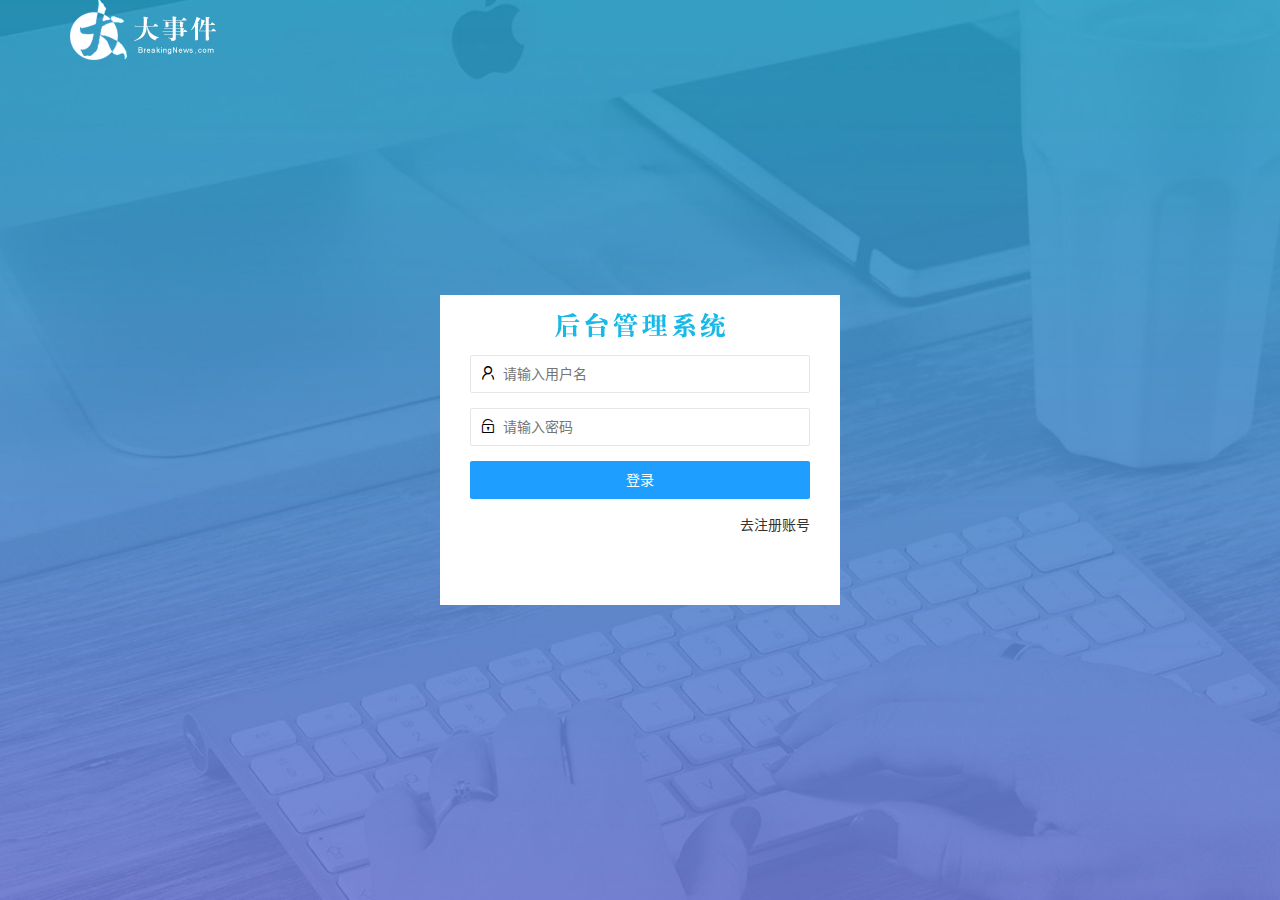
<file: login.html>
<!DOCTYPE html>
<html lang="zh-CN">

<head>
    <meta charset="UTF-8">
    <meta name="viewport" content="width=device-width, initial-scale=1.0">
    <title>大事件-登录注册页面</title>
    <link rel="stylesheet" href="/assets/lib/layui/css/layui.css">
    <link rel="stylesheet" href="/assets/css/login.css">
</head>

<body>
    <!-- 顶部logo区域 -->
    <div class="layui-main">
        <img src="/assets/images/logo.png" alt="">
    </div>

    <!-- 登录注册区域 -->
    <div class="loginAndReg">
        <div class="title-box">
        </div>
        <!-- 登录区域 -->
        <div class="login-box">
            <form class="layui-form" id="form_login">
                <!-- 表单1 -->
                <div class="layui-form-item">
                    <i class="layui-icon layui-icon-username"></i>
                    <input type="text" name="username" required lay-verify="required" placeholder="请输入用户名"
                        autocomplete="off" class="layui-input">
                </div>
                <!-- 表单2 -->
                <div class="layui-form-item">
                    <i class="layui-icon layui-icon-password"></i>
                    <input type="text" name="password" required lay-verify="required|pwd" placeholder="请输入密码"
                        autocomplete="off" class="layui-input">
                </div>
                <!-- 表单3 -->
                <div class="layui-form-item">
                    <button class="layui-btn layui-btn-fluid layui-btn-normal" lay-submit
                        lay-filter="formDemo">登录</button>
                </div>
                <!-- 表单4 -->
                <div class="layui-form-item links">
                    <a href="javascript:;" class="link_reg">去注册账号</a>
                </div>
            </form>
        </div>
        <!-- 注册区域 -->
        <div class="reg-box" style="display: none;">
            <form class="layui-form" id="form_reg">
                <!-- 表单1 -->
                <div class="layui-form-item">
                    <i class="layui-icon layui-icon-username"></i>
                    <input type="text" name="username" required lay-verify="required" placeholder="请输入用户名"
                        autocomplete="off" class="layui-input">
                </div>
                <!-- 表单2 -->
                <div class="layui-form-item">
                    <i class="layui-icon layui-icon-password"></i>
                    <input type="text" name="password" required lay-verify="required|pwd" placeholder="请输入密码"
                        autocomplete="off" class="layui-input">
                </div>
                <!-- 表单2.1 -->
                <div class="layui-form-item">
                    <i class="layui-icon layui-icon-password"></i>
                    <input type="text" name="repassword" required lay-verify="required|pwd|repwd" placeholder="请输入确认密码"
                        autocomplete="off" class="layui-input">
                </div>
                <!-- 表单3 -->
                <div class="layui-form-item">
                    <button class="layui-btn layui-btn-fluid layui-btn-normal" lay-submit
                        lay-filter="formDemo">注册</button>
                </div>
                <!-- 表单4 -->
                <div class="layui-form-item links">
                    <a href="javascript:;" class="link_login">去登录</a>
                </div>
            </form>
        </div>
    </div>
</body>
<script src="/assets/lib/layui/layui.all.js"></script>
<script src="/assets/lib/jquery.js"></script>
<script src="/assets/js/baseAPI.js"></script>
<script src="/assets/js/login.js"></script>

</html>
</file>
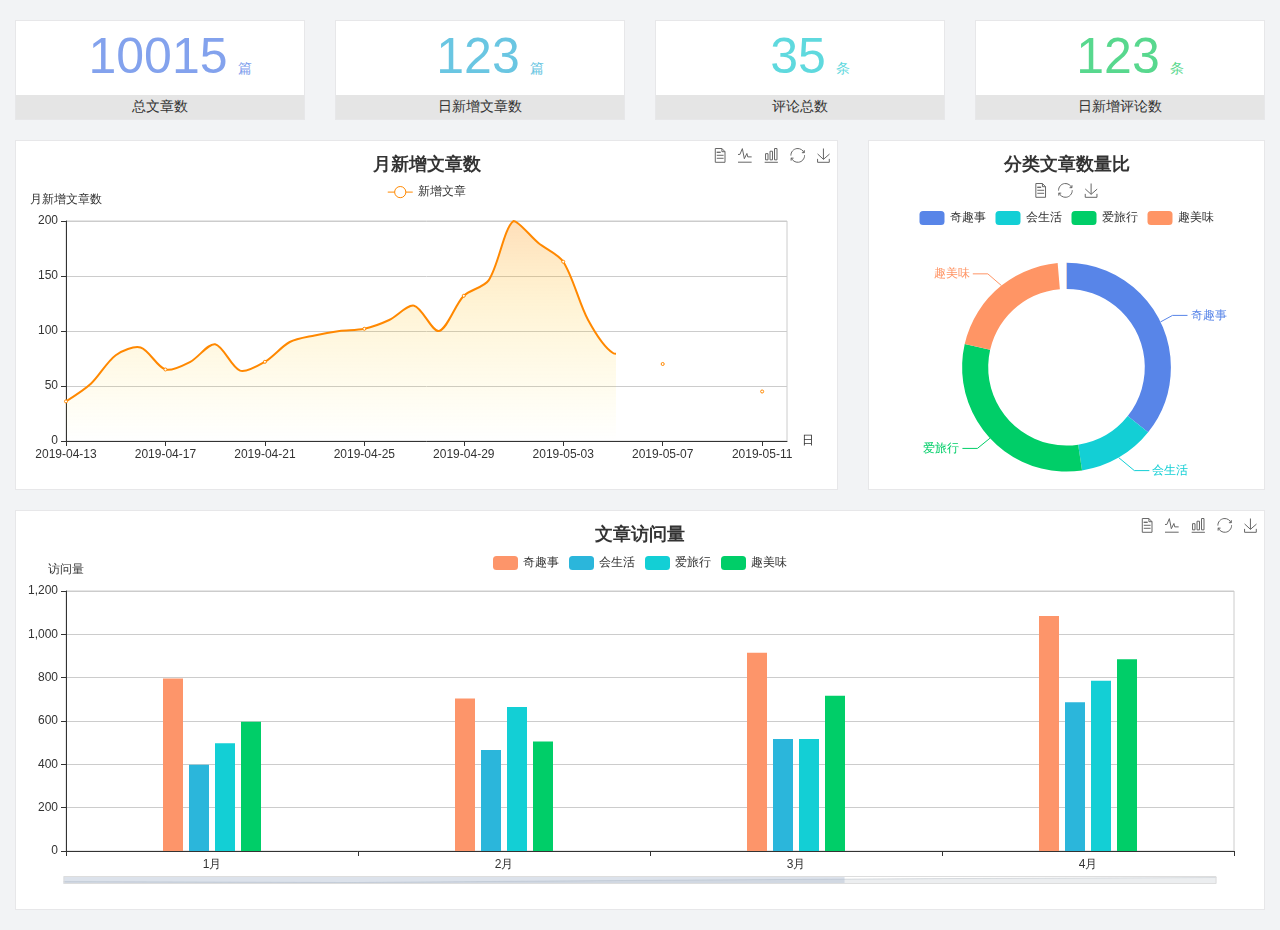
<file: home/dashboard.html>
<!DOCTYPE html>
<html lang="en">

<head>
  <meta charset="UTF-8">
  <meta name="viewport" content="width=device-width, initial-scale=1.0">
  <meta http-equiv="X-UA-Compatible" content="ie=edge">
  <title>图表统计</title>
  <link rel="stylesheet" href="../assets/lib/bootstrap.css" />
  <link rel="stylesheet" href="../assets/lib/main.css" />
  <script src="../assets/lib/jquery.js"></script>
  <script type="text/javascript" src="../assets/lib/echarts.min.js"></script>
</head>

<body>
  <div class="container-fluid">
    <div class="row spannel_list">
      <div class="col-sm-3 col-xs-6">
        <div class="spannel">
          <em>10015</em><span>篇</span>
          <b>总文章数</b>
        </div>
      </div>
      <div class="col-sm-3 col-xs-6">
        <div class="spannel scolor01">
          <em>123</em><span>篇</span>
          <b>日新增文章数</b>
        </div>
      </div>
      <div class="col-sm-3 col-xs-6">
        <div class="spannel scolor02">
          <em>35</em><span>条</span>
          <b>评论总数</b>
        </div>
      </div>
      <div class="col-sm-3 col-xs-6">
        <div class="spannel scolor03">
          <em>123</em><span>条</span>
          <b>日新增评论数</b>
        </div>
      </div>
    </div>
  </div>

  <div class="container-fluid">
    <div class="row curve-pie">
      <div class="col-lg-8 col-md-8">
        <div class="gragh_pannel" id="curve_show"></div>
      </div>
      <div class="col-lg-4 col-md-4">
        <div class="gragh_pannel" id="pie_show"></div>
      </div>
    </div>
  </div>

  <div class="container-fluid">
    <div class="column_pannel" id="column_show"></div>
  </div>

  <script>
    var oChart = echarts.init(document.getElementById('curve_show'));
    var aList_all = [
      { 'count': 36, 'date': '2019-04-13' },
      { 'count': 52, 'date': '2019-04-14' },
      { 'count': 78, 'date': '2019-04-15' },
      { 'count': 85, 'date': '2019-04-16' },
      { 'count': 65, 'date': '2019-04-17' },
      { 'count': 72, 'date': '2019-04-18' },
      { 'count': 88, 'date': '2019-04-19' },
      { 'count': 64, 'date': '2019-04-20' },
      { 'count': 72, 'date': '2019-04-21' },
      { 'count': 90, 'date': '2019-04-22' },
      { 'count': 96, 'date': '2019-04-23' },
      { 'count': 100, 'date': '2019-04-24' },
      { 'count': 102, 'date': '2019-04-25' },
      { 'count': 110, 'date': '2019-04-26' },
      { 'count': 123, 'date': '2019-04-27' },
      { 'count': 100, 'date': '2019-04-28' },
      { 'count': 132, 'date': '2019-04-29' },
      { 'count': 146, 'date': '2019-04-30' },
      { 'count': 200, 'date': '2019-05-01' },
      { 'count': 180, 'date': '2019-05-02' },
      { 'count': 163, 'date': '2019-05-03' },
      { 'count': 110, 'date': '2019-05-04' },
      { 'count': 80, 'date': '2019-05-05' },
      { 'count': 82, 'date': '2019-05-06' },
      { 'count': 70, 'date': '2019-05-07' },
      { 'count': 65, 'date': '2019-05-08' },
      { 'count': 54, 'date': '2019-05-09' },
      { 'count': 40, 'date': '2019-05-10' },
      { 'count': 45, 'date': '2019-05-11' },
      { 'count': 38, 'date': '2019-05-12' },
    ];

    let aCount = [];
    let aDate = [];

    for (var i = 0; i < aList_all.length; i++) {
      aCount.push(aList_all[i].count);
      aDate.push(aList_all[i].date);
    }

    var chartopt = {
      title: {
        text: '月新增文章数',
        left: 'center',
        top: '10'
      },
      tooltip: {
        trigger: 'axis'
      },
      legend: {
        data: ['新增文章'],
        top: '40'
      },
      toolbox: {
        show: true,
        feature: {
          mark: { show: true },
          dataView: { show: true, readOnly: false },
          magicType: { show: true, type: ['line', 'bar'] },
          restore: { show: true },
          saveAsImage: { show: true }
        }
      },
      calculable: true,
      xAxis: [
        {
          name: '日',
          type: 'category',
          boundaryGap: false,
          data: aDate
        }
      ],
      yAxis: [
        {
          name: '月新增文章数',
          type: 'value'
        }
      ],
      series: [
        {
          name: '新增文章',
          type: 'line',
          smooth: true,
          itemStyle: { normal: { areaStyle: { type: 'default' }, color: '#f80' }, lineStyle: { color: '#f80' } },
          data: aCount
        }],
      areaStyle: {
        normal: {
          color: new echarts.graphic.LinearGradient(0, 0, 0, 1, [{
            offset: 0,
            color: 'rgba(255,136,0,0.39)'
          }, {
            offset: .34,
            color: 'rgba(255,180,0,0.25)'
          }, {
            offset: 1,
            color: 'rgba(255,222,0,0.00)'
          }])

        }
      },
      grid: {
        show: true,
        x: 50,
        x2: 50,
        y: 80,
        height: 220
      }
    };

    oChart.setOption(chartopt);


    var oPie = echarts.init(document.getElementById('pie_show'));
    var oPieopt =
    {
      title: {
        top: 10,
        text: '分类文章数量比',
        x: 'center'
      },
      tooltip: {
        trigger: 'item',
        formatter: "{a} <br/>{b} : {c} ({d}%)"
      },
      color: ['#5885e8', '#13cfd5', '#00ce68', '#ff9565'],
      legend: {
        x: 'center',
        top: 65,
        data: ['奇趣事', '会生活', '爱旅行', '趣美味']
      },
      toolbox: {
        show: true,
        x: 'center',
        top: 35,
        feature: {
          mark: { show: true },
          dataView: { show: true, readOnly: false },
          magicType: {
            show: true,
            type: ['pie', 'funnel'],
            option: {
              funnel: {
                x: '25%',
                width: '50%',
                funnelAlign: 'left',
                max: 1548
              }
            }
          },
          restore: { show: true },
          saveAsImage: { show: true }
        }
      },
      calculable: true,
      series: [
        {
          name: '访问来源',
          type: 'pie',
          radius: ['45%', '60%'],
          center: ['50%', '65%'],
          data: [
            { value: 300, name: '奇趣事' },
            { value: 100, name: '会生活' },
            { value: 260, name: '爱旅行' },
            { value: 180, name: '趣美味' }
          ]
        }
      ]
    };
    oPie.setOption(oPieopt);



    var oColumn = this.echarts.init(document.getElementById('column_show'));
    var oColumnopt =
    {
      title: {
        text: '文章访问量',
        left: 'center',
        top: '10'
      },
      tooltip: {
        trigger: 'axis'
      },
      legend: {
        data: ['奇趣事', '会生活', '爱旅行', '趣美味'],
        top: '40'
      },
      toolbox: {
        show: true,
        feature: {
          mark: { show: true },
          dataView: { show: true, readOnly: false },
          magicType: { show: true, type: ['line', 'bar'] },
          restore: { show: true },
          saveAsImage: { show: true }
        }
      },
      calculable: true,
      xAxis: [
        {
          type: 'category',
          data: ['1月', '2月', '3月', '4月', '5月']
        }
      ],
      yAxis: [
        {
          name: '访问量',
          type: 'value'
        }
      ],
      series: [
        {
          name: '奇趣事',
          type: 'bar',
          barWidth: 20,
          itemStyle: {
            normal: { areaStyle: { type: 'default' }, color: '#fd956a' }
          },
          data: [800, 708, 920, 1090, 1200]
        },
        {
          name: '会生活',
          type: 'bar',
          barWidth: 20,
          itemStyle: {
            normal: { areaStyle: { type: 'default' }, color: '#2bb6db' }
          },
          data: [400, 468, 520, 690, 800]
        },
        {
          name: '爱旅行',
          type: 'bar',
          barWidth: 20,
          itemStyle: {
            normal: { areaStyle: { type: 'default' }, color: '#13cfd5' }
          },
          data: [500, 668, 520, 790, 900]
        },
        {
          name: '趣美味',
          type: 'bar',
          barWidth: 20,
          itemStyle: {
            normal: { areaStyle: { type: 'default' }, color: '#00ce68' }
          },
          data: [600, 508, 720, 890, 1000]
        }
      ],
      grid: {
        show: true,
        x: 50,
        x2: 30,
        y: 80,
        height: 260
      },
      dataZoom: [//给x轴设置滚动条
        {
          start: 0,//默认为0
          end: 100 - 1000 / 31,//默认为100
          type: 'slider',
          show: true,
          xAxisIndex: [0],
          handleSize: 0,//滑动条的 左右2个滑动条的大小
          height: 8,//组件高度
          left: 45, //左边的距离
          right: 50,//右边的距离
          bottom: 26,//右边的距离
          handleColor: '#ddd',//h滑动图标的颜色
          handleStyle: {
            borderColor: "#cacaca",
            borderWidth: "1",
            shadowBlur: 2,
            background: "#ddd",
            shadowColor: "#ddd",
          }
        }]
    };
    oColumn.setOption(oColumnopt);
  </script>
</body>

</html>
</file>
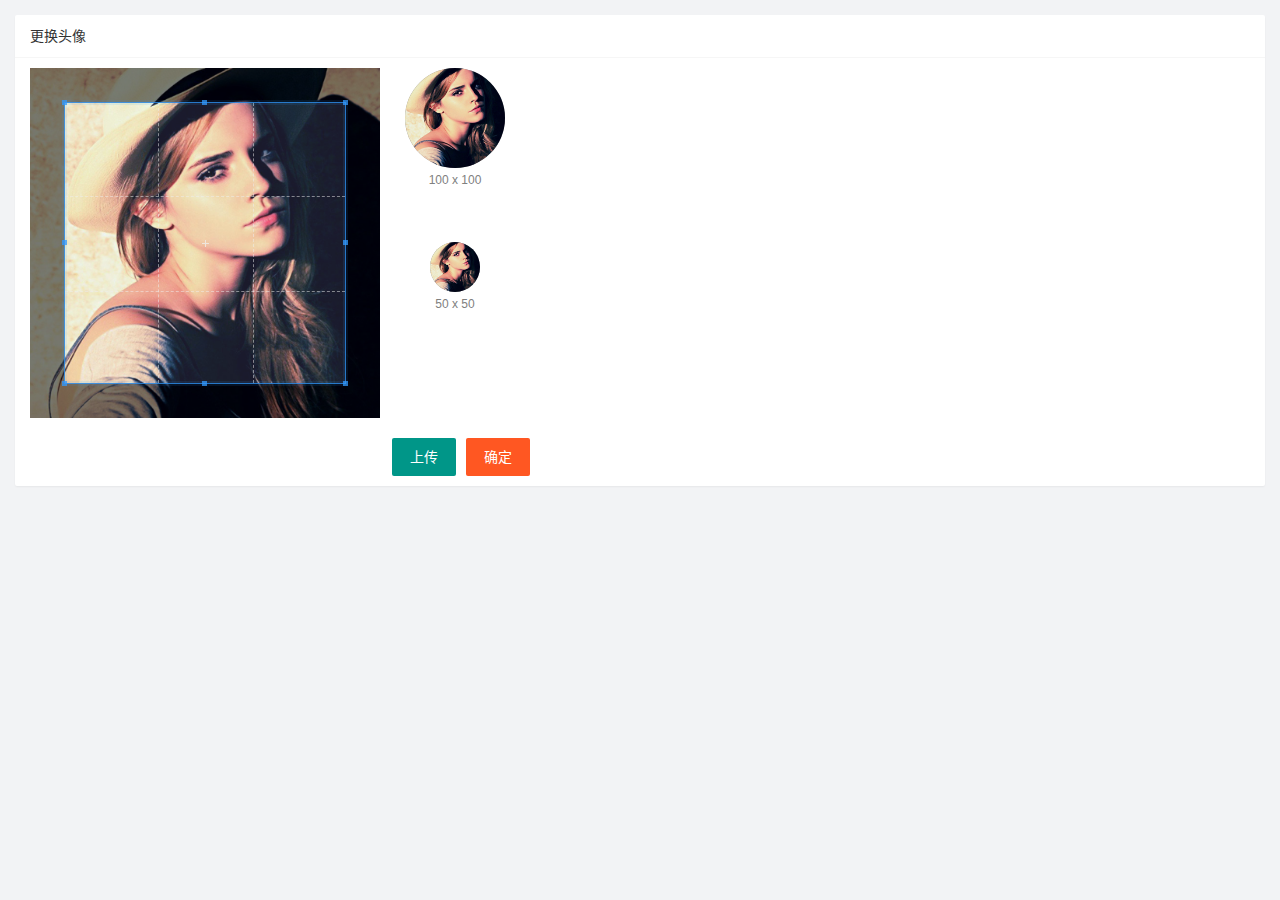
<file: user/user_avatar.html>
<!DOCTYPE html>
<html lang="zh-CN">

<head>
    <meta charset="UTF-8">
    <meta name="viewport" content="width=device-width, initial-scale=1.0">
    <title>更换头像</title>
    <link rel="stylesheet" href="/assets/lib/layui/css/layui.css">
    <link rel="stylesheet" href="/assets/lib/cropper/cropper.css">
    <link rel="stylesheet" href="/assets/css/user/user_avatar.css">
</head>

<body>
    <div class="layui-card">
        <div class="layui-card-header">更换头像</div>
        <div class="layui-card-body">
            <!-- 头像裁剪区域 -->
            <!-- 第一行的图片裁剪和预览区域 -->
            <div class="row1">
                <!-- 图片裁剪区域 -->
                <div class="cropper-box">
                    <!-- 这个 img 标签很重要，将来会把它初始化为裁剪区域 -->
                    <img id="image" src="/assets/images/sample.jpg" />
                </div>
                <!-- 图片的预览区域 -->
                <div class="preview-box">
                    <div>
                        <!-- 宽高为 100px 的预览区域 -->
                        <div class="img-preview w100"></div>
                        <p class="size">100 x 100</p>
                    </div>
                    <div>
                        <!-- 宽高为 50px 的预览区域 -->
                        <div class="img-preview w50"></div>
                        <p class="size">50 x 50</p>
                    </div>
                </div>
            </div>

            <!-- 第二行的按钮区域 -->
            <div class="row2">
                <input type="file" id="file" accept="image/png,image/jpeg">
                <button type="button" class="layui-btn" id="btnChooseImage">上传</button>
                <button id="btnUpload" type="button" class="layui-btn layui-btn-danger">确定</button>
            </div>
        </div>
    </div>
</body>
<script src="/assets/lib/layui/layui.all.js"></script>
<script src="/assets/lib/jquery.js"></script>
<script src="/assets/lib/cropper/Cropper.js"></script>
<script src="/assets/lib/cropper/jquery-cropper.js"></script>
<script src="/assets/js/baseAPI.js"></script>
<script src="/assets/js/user/user_avatar.js"></script>

</html>
</file>
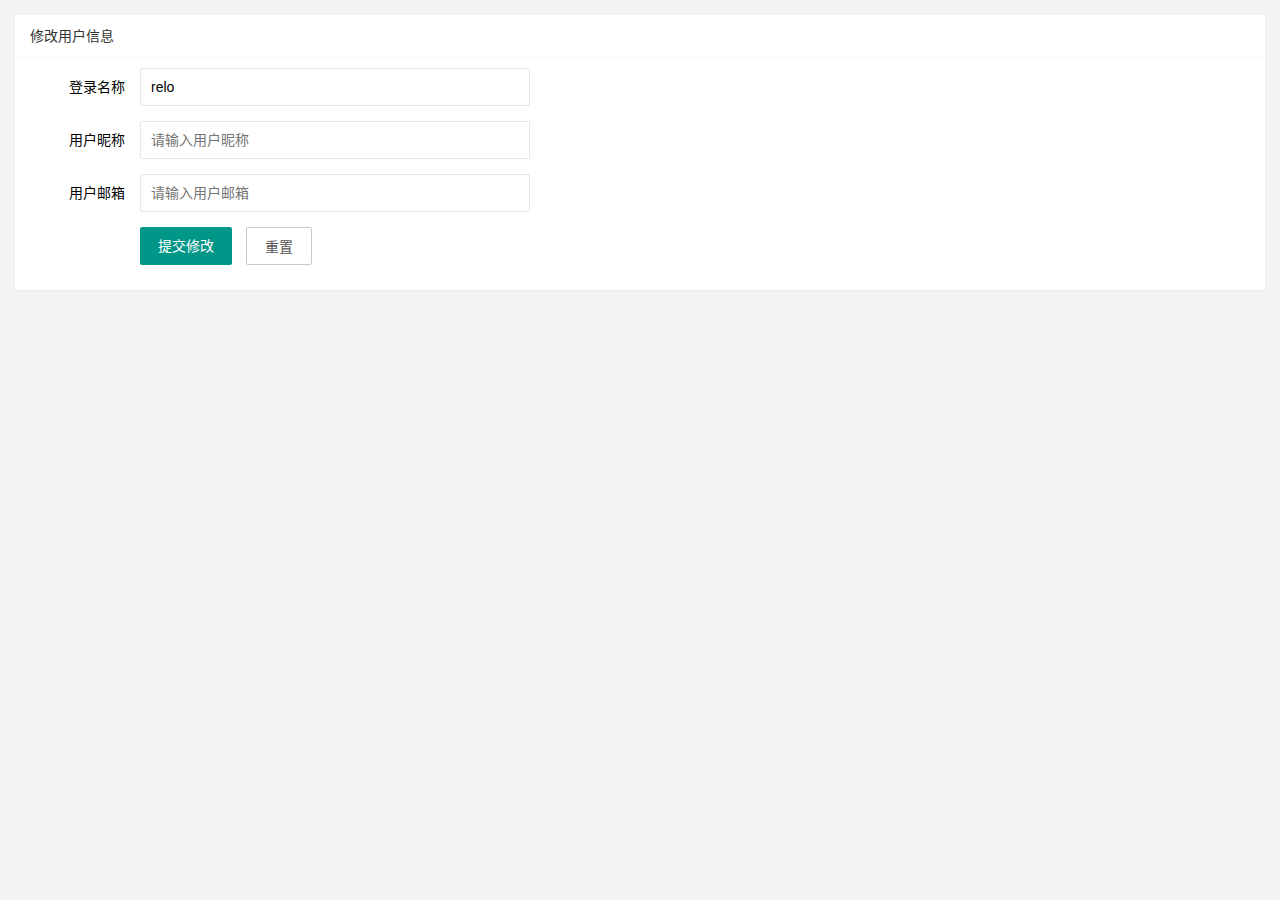
<file: user/user_info.html>
<!DOCTYPE html>
<html lang="zh-CN">

<head>
    <meta charset="UTF-8">
    <meta name="viewport" content="width=device-width, initial-scale=1.0">
    <title>基本资料</title>
    <link rel="stylesheet" href="/assets/lib/layui/css/layui.css">
    <link rel="stylesheet" href="/assets/css/user/user_info.css">
</head>

<body>
    <div class="layui-card">
        <div class="layui-card-header">修改用户信息</div>
        <div class="layui-card-body">
            <!-- 表单域 -->
            <form class="layui-form" lay-filter="formUserInfo">
                <input type="hidden" name="id">
                <!-- 表单1 -->
                <div class="layui-form-item">
                    <label class="layui-form-label">登录名称</label>
                    <div class="layui-input-block">
                        <input value="relo" type="text" name="username" required lay-verify="required"
                            placeholder="请输入登录名称" autocomplete="off" class="layui-input" readonly>
                    </div>
                </div>
                <!-- 表单1 -->
                <div class="layui-form-item">
                    <label class="layui-form-label">用户昵称</label>
                    <div class="layui-input-block">
                        <input type="text" name="nickname" required lay-verify="required|nickname" placeholder="请输入用户昵称"
                            autocomplete="off" class="layui-input">
                    </div>
                </div>
                <!-- 表单1 -->
                <div class="layui-form-item">
                    <label class="layui-form-label">用户邮箱</label>
                    <div class="layui-input-block">
                        <input type="text" name="email" required lay-verify="required|email" placeholder="请输入用户邮箱"
                            autocomplete="off" class="layui-input">
                    </div>
                </div>
                <!-- 按钮 -->
                <div class="layui-form-item">
                    <div class="layui-input-block">
                        <button class="layui-btn" lay-submit lay-filter="formDemo">提交修改</button>
                        <button id="reset" type="reset" class="layui-btn layui-btn-primary">重置</button>
                    </div>
                </div>
            </form>
        </div>
    </div>
</body>
<script src="/assets/lib/layui/layui.all.js"></script>
<script src="/assets/lib/jquery.js"></script>
<script src="/assets/js/baseAPI.js"></script>
<script src="/assets/js/user/user_info.js"></script>

</html>
</file>
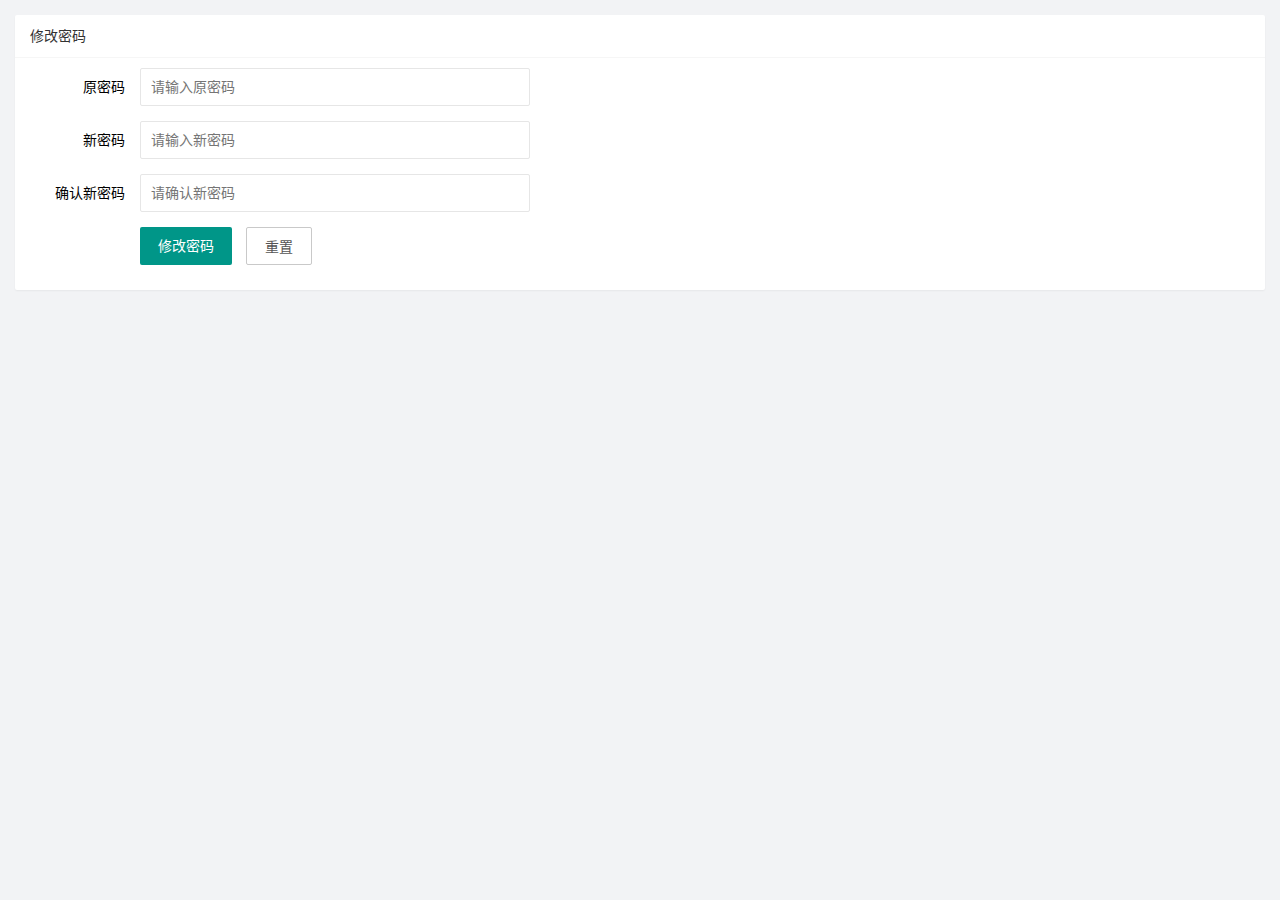
<file: user/user_pwd.html>
<!DOCTYPE html>
<html lang="zh-CN">

<head>
    <meta charset="UTF-8">
    <meta name="viewport" content="width=device-width, initial-scale=1.0">
    <title>重置密码</title>
    <link rel="stylesheet" href="/assets/lib/layui/css/layui.css">
    <link rel="stylesheet" href="/assets/css/user/user_pwd.css">
</head>

<body>
    <div class="layui-card">
        <div class="layui-card-header">修改密码</div>
        <div class="layui-card-body">
            <!-- 表单域 -->
            <form class="layui-form" action="">
                <!-- 表单1 -->
                <div class="layui-form-item">
                    <label class="layui-form-label">原密码</label>
                    <div class="layui-input-block">
                        <input type="text" name="oldPwd" required lay-verify="required|pwd" placeholder="请输入原密码"
                            autocomplete="off" class="layui-input">
                    </div>
                </div>
                <!-- 表单2 -->
                <div class="layui-form-item">
                    <label class="layui-form-label">新密码</label>
                    <div class="layui-input-block">
                        <input type="text" name="newPwd" required lay-verify="required|pwd|onPwd" placeholder="请输入新密码"
                            autocomplete="off" class="layui-input">
                    </div>
                </div>
                <!-- 表单3 -->
                <div class="layui-form-item">
                    <label class="layui-form-label">确认新密码</label>
                    <div class="layui-input-block">
                        <input type="text" name="rePwd" required lay-verify="required|pwd|samePwd" placeholder="请确认新密码"
                            autocomplete="off" class="layui-input">
                    </div>
                </div>
                <!-- 按钮 -->
                <div class="layui-form-item">
                    <div class="layui-input-block">
                        <button class="layui-btn" lay-submit lay-filter="formDemo">修改密码</button>
                        <button type="reset" class="layui-btn layui-btn-primary">重置</button>
                    </div>
                </div>
            </form>
        </div>
    </div>
</body>
<script src="/assets/lib/layui/layui.all.js"></script>
<script src="/assets/lib/jquery.js"></script>
<script src="/assets/js/baseAPI.js"></script>
<script src="/assets/js/user/user_pwd.js"></script>

</html>
</file>
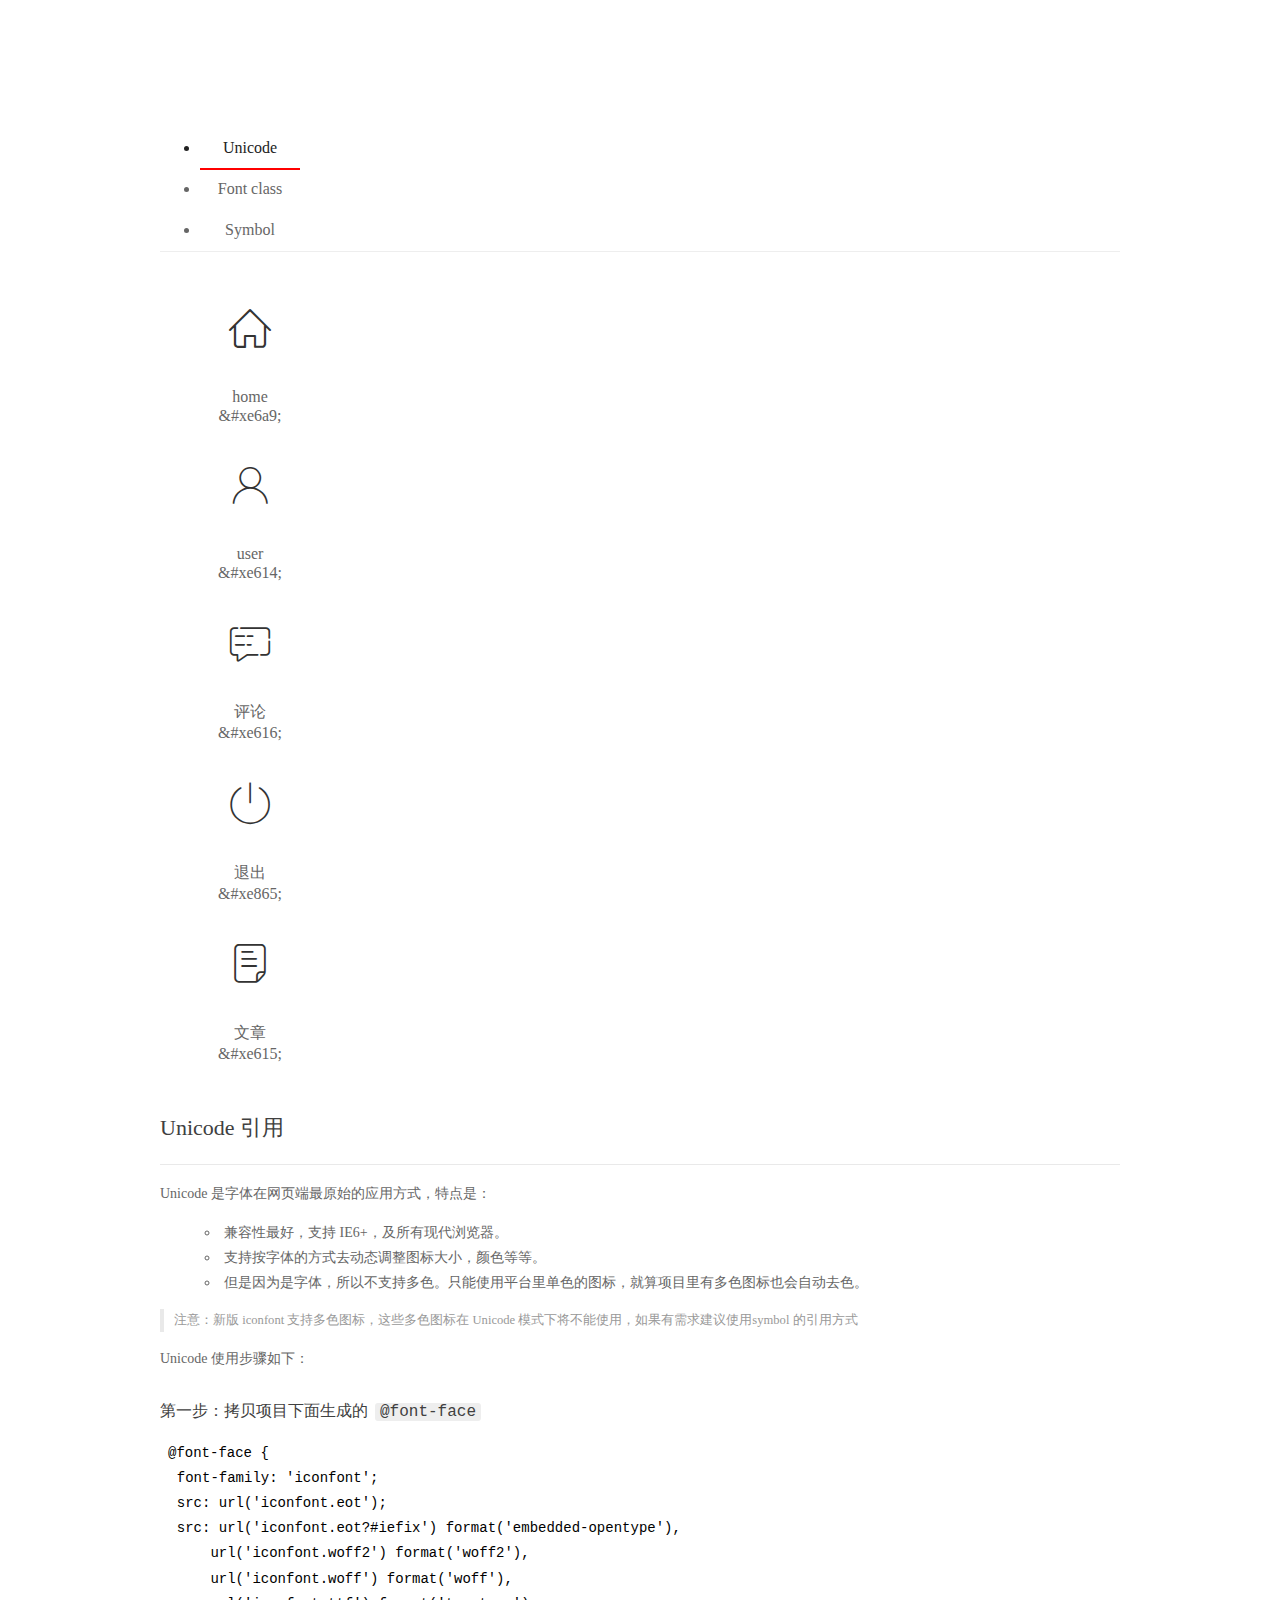
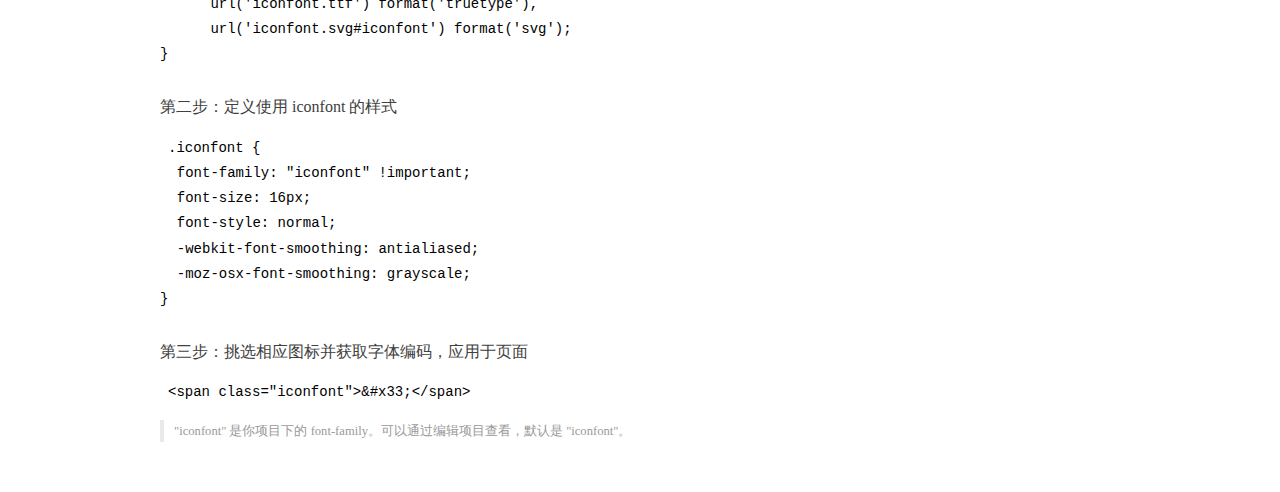
<file: assets/fonts/demo_index.html>
<!DOCTYPE html>
<html>
<head>
  <meta charset="utf-8"/>
  <title>IconFont Demo</title>
  <link rel="shortcut icon" href="https://gtms04.alicdn.com/tps/i4/TB1_oz6GVXXXXaFXpXXJDFnIXXX-64-64.ico" type="image/x-icon"/>
  <link rel="stylesheet" href="https://g.alicdn.com/thx/cube/1.3.2/cube.min.css">
  <link rel="stylesheet" href="demo.css">
  <link rel="stylesheet" href="iconfont.css">
  <script src="iconfont.js"></script>
  <!-- jQuery -->
  <script src="https://a1.alicdn.com/oss/uploads/2018/12/26/7bfddb60-08e8-11e9-9b04-53e73bb6408b.js"></script>
  <!-- 代码高亮 -->
  <script src="https://a1.alicdn.com/oss/uploads/2018/12/26/a3f714d0-08e6-11e9-8a15-ebf944d7534c.js"></script>
</head>
<body>
  <div class="main">
    <h1 class="logo"><a href="https://www.iconfont.cn/" title="iconfont 首页" target="_blank">&#xe86b;</a></h1>
    <div class="nav-tabs">
      <ul id="tabs" class="dib-box">
        <li class="dib active"><span>Unicode</span></li>
        <li class="dib"><span>Font class</span></li>
        <li class="dib"><span>Symbol</span></li>
      </ul>
      
    </div>
    <div class="tab-container">
      <div class="content unicode" style="display: block;">
          <ul class="icon_lists dib-box">
          
            <li class="dib">
              <span class="icon iconfont">&#xe6a9;</span>
                <div class="name">home</div>
                <div class="code-name">&amp;#xe6a9;</div>
              </li>
          
            <li class="dib">
              <span class="icon iconfont">&#xe614;</span>
                <div class="name">user</div>
                <div class="code-name">&amp;#xe614;</div>
              </li>
          
            <li class="dib">
              <span class="icon iconfont">&#xe616;</span>
                <div class="name">评论</div>
                <div class="code-name">&amp;#xe616;</div>
              </li>
          
            <li class="dib">
              <span class="icon iconfont">&#xe865;</span>
                <div class="name">退出</div>
                <div class="code-name">&amp;#xe865;</div>
              </li>
          
            <li class="dib">
              <span class="icon iconfont">&#xe615;</span>
                <div class="name">文章</div>
                <div class="code-name">&amp;#xe615;</div>
              </li>
          
          </ul>
          <div class="article markdown">
          <h2 id="unicode-">Unicode 引用</h2>
          <hr>

          <p>Unicode 是字体在网页端最原始的应用方式，特点是：</p>
          <ul>
            <li>兼容性最好，支持 IE6+，及所有现代浏览器。</li>
            <li>支持按字体的方式去动态调整图标大小，颜色等等。</li>
            <li>但是因为是字体，所以不支持多色。只能使用平台里单色的图标，就算项目里有多色图标也会自动去色。</li>
          </ul>
          <blockquote>
            <p>注意：新版 iconfont 支持多色图标，这些多色图标在 Unicode 模式下将不能使用，如果有需求建议使用symbol 的引用方式</p>
          </blockquote>
          <p>Unicode 使用步骤如下：</p>
          <h3 id="-font-face">第一步：拷贝项目下面生成的 <code>@font-face</code></h3>
<pre><code class="language-css"
>@font-face {
  font-family: 'iconfont';
  src: url('iconfont.eot');
  src: url('iconfont.eot?#iefix') format('embedded-opentype'),
      url('iconfont.woff2') format('woff2'),
      url('iconfont.woff') format('woff'),
      url('iconfont.ttf') format('truetype'),
      url('iconfont.svg#iconfont') format('svg');
}
</code></pre>
          <h3 id="-iconfont-">第二步：定义使用 iconfont 的样式</h3>
<pre><code class="language-css"
>.iconfont {
  font-family: "iconfont" !important;
  font-size: 16px;
  font-style: normal;
  -webkit-font-smoothing: antialiased;
  -moz-osx-font-smoothing: grayscale;
}
</code></pre>
          <h3 id="-">第三步：挑选相应图标并获取字体编码，应用于页面</h3>
<pre>
<code class="language-html"
>&lt;span class="iconfont"&gt;&amp;#x33;&lt;/span&gt;
</code></pre>
          <blockquote>
            <p>"iconfont" 是你项目下的 font-family。可以通过编辑项目查看，默认是 "iconfont"。</p>
          </blockquote>
          </div>
      </div>
      <div class="content font-class">
        <ul class="icon_lists dib-box">
          
          <li class="dib">
            <span class="icon iconfont icon-home"></span>
            <div class="name">
              home
            </div>
            <div class="code-name">.icon-home
            </div>
          </li>
          
          <li class="dib">
            <span class="icon iconfont icon-user"></span>
            <div class="name">
              user
            </div>
            <div class="code-name">.icon-user
            </div>
          </li>
          
          <li class="dib">
            <span class="icon iconfont icon-pinglun"></span>
            <div class="name">
              评论
            </div>
            <div class="code-name">.icon-pinglun
            </div>
          </li>
          
          <li class="dib">
            <span class="icon iconfont icon-tuichu"></span>
            <div class="name">
              退出
            </div>
            <div class="code-name">.icon-tuichu
            </div>
          </li>
          
          <li class="dib">
            <span class="icon iconfont icon-16"></span>
            <div class="name">
              文章
            </div>
            <div class="code-name">.icon-16
            </div>
          </li>
          
        </ul>
        <div class="article markdown">
        <h2 id="font-class-">font-class 引用</h2>
        <hr>

        <p>font-class 是 Unicode 使用方式的一种变种，主要是解决 Unicode 书写不直观，语意不明确的问题。</p>
        <p>与 Unicode 使用方式相比，具有如下特点：</p>
        <ul>
          <li>兼容性良好，支持 IE8+，及所有现代浏览器。</li>
          <li>相比于 Unicode 语意明确，书写更直观。可以很容易分辨这个 icon 是什么。</li>
          <li>因为使用 class 来定义图标，所以当要替换图标时，只需要修改 class 里面的 Unicode 引用。</li>
          <li>不过因为本质上还是使用的字体，所以多色图标还是不支持的。</li>
        </ul>
        <p>使用步骤如下：</p>
        <h3 id="-fontclass-">第一步：引入项目下面生成的 fontclass 代码：</h3>
<pre><code class="language-html">&lt;link rel="stylesheet" href="./iconfont.css"&gt;
</code></pre>
        <h3 id="-">第二步：挑选相应图标并获取类名，应用于页面：</h3>
<pre><code class="language-html">&lt;span class="iconfont icon-xxx"&gt;&lt;/span&gt;
</code></pre>
        <blockquote>
          <p>"
            iconfont" 是你项目下的 font-family。可以通过编辑项目查看，默认是 "iconfont"。</p>
        </blockquote>
      </div>
      </div>
      <div class="content symbol">
          <ul class="icon_lists dib-box">
          
            <li class="dib">
                <svg class="icon svg-icon" aria-hidden="true">
                  <use xlink:href="#icon-home"></use>
                </svg>
                <div class="name">home</div>
                <div class="code-name">#icon-home</div>
            </li>
          
            <li class="dib">
                <svg class="icon svg-icon" aria-hidden="true">
                  <use xlink:href="#icon-user"></use>
                </svg>
                <div class="name">user</div>
                <div class="code-name">#icon-user</div>
            </li>
          
            <li class="dib">
                <svg class="icon svg-icon" aria-hidden="true">
                  <use xlink:href="#icon-pinglun"></use>
                </svg>
                <div class="name">评论</div>
                <div class="code-name">#icon-pinglun</div>
            </li>
          
            <li class="dib">
                <svg class="icon svg-icon" aria-hidden="true">
                  <use xlink:href="#icon-tuichu"></use>
                </svg>
                <div class="name">退出</div>
                <div class="code-name">#icon-tuichu</div>
            </li>
          
            <li class="dib">
                <svg class="icon svg-icon" aria-hidden="true">
                  <use xlink:href="#icon-16"></use>
                </svg>
                <div class="name">文章</div>
                <div class="code-name">#icon-16</div>
            </li>
          
          </ul>
          <div class="article markdown">
          <h2 id="symbol-">Symbol 引用</h2>
          <hr>

          <p>这是一种全新的使用方式，应该说这才是未来的主流，也是平台目前推荐的用法。相关介绍可以参考这篇<a href="">文章</a>
            这种用法其实是做了一个 SVG 的集合，与另外两种相比具有如下特点：</p>
          <ul>
            <li>支持多色图标了，不再受单色限制。</li>
            <li>通过一些技巧，支持像字体那样，通过 <code>font-size</code>, <code>color</code> 来调整样式。</li>
            <li>兼容性较差，支持 IE9+，及现代浏览器。</li>
            <li>浏览器渲染 SVG 的性能一般，还不如 png。</li>
          </ul>
          <p>使用步骤如下：</p>
          <h3 id="-symbol-">第一步：引入项目下面生成的 symbol 代码：</h3>
<pre><code class="language-html">&lt;script src="./iconfont.js"&gt;&lt;/script&gt;
</code></pre>
          <h3 id="-css-">第二步：加入通用 CSS 代码（引入一次就行）：</h3>
<pre><code class="language-html">&lt;style&gt;
.icon {
  width: 1em;
  height: 1em;
  vertical-align: -0.15em;
  fill: currentColor;
  overflow: hidden;
}
&lt;/style&gt;
</code></pre>
          <h3 id="-">第三步：挑选相应图标并获取类名，应用于页面：</h3>
<pre><code class="language-html">&lt;svg class="icon" aria-hidden="true"&gt;
  &lt;use xlink:href="#icon-xxx"&gt;&lt;/use&gt;
&lt;/svg&gt;
</code></pre>
          </div>
      </div>

    </div>
  </div>
  <script>
  $(document).ready(function () {
      $('.tab-container .content:first').show()

      $('#tabs li').click(function (e) {
        var tabContent = $('.tab-container .content')
        var index = $(this).index()

        if ($(this).hasClass('active')) {
          return
        } else {
          $('#tabs li').removeClass('active')
          $(this).addClass('active')

          tabContent.hide().eq(index).fadeIn()
        }
      })
    })
  </script>
</body>
</html>
</file>
<file: assets/lib/layui/css/layui.css>
/** layui-v2.5.5 MIT License By https://www.layui.com */
 .layui-inline,img{display:inline-block;vertical-align:middle}h1,h2,h3,h4,h5,h6{font-weight:400}.layui-edge,.layui-header,.layui-inline,.layui-main{position:relative}.layui-body,.layui-edge,.layui-elip{overflow:hidden}.layui-btn,.layui-edge,.layui-inline,img{vertical-align:middle}.layui-btn,.layui-disabled,.layui-icon,.layui-unselect{-moz-user-select:none;-webkit-user-select:none;-ms-user-select:none}.layui-elip,.layui-form-checkbox span,.layui-form-pane .layui-form-label{text-overflow:ellipsis;white-space:nowrap}.layui-breadcrumb,.layui-tree-btnGroup{visibility:hidden}blockquote,body,button,dd,div,dl,dt,form,h1,h2,h3,h4,h5,h6,input,li,ol,p,pre,td,textarea,th,ul{margin:0;padding:0;-webkit-tap-highlight-color:rgba(0,0,0,0)}a:active,a:hover{outline:0}img{border:none}li{list-style:none}table{border-collapse:collapse;border-spacing:0}h4,h5,h6{font-size:100%}button,input,optgroup,option,select,textarea{font-family:inherit;font-size:inherit;font-style:inherit;font-weight:inherit;outline:0}pre{white-space:pre-wrap;white-space:-moz-pre-wrap;white-space:-pre-wrap;white-space:-o-pre-wrap;word-wrap:break-word}body{line-height:24px;font:14px Helvetica Neue,Helvetica,PingFang SC,Tahoma,Arial,sans-serif}hr{height:1px;margin:10px 0;border:0;clear:both}a{color:#333;text-decoration:none}a:hover{color:#777}a cite{font-style:normal;*cursor:pointer}.layui-border-box,.layui-border-box *{box-sizing:border-box}.layui-box,.layui-box *{box-sizing:content-box}.layui-clear{clear:both;*zoom:1}.layui-clear:after{content:'\20';clear:both;*zoom:1;display:block;height:0}.layui-inline{*display:inline;*zoom:1}.layui-edge{display:inline-block;width:0;height:0;border-width:6px;border-style:dashed;border-color:transparent}.layui-edge-top{top:-4px;border-bottom-color:#999;border-bottom-style:solid}.layui-edge-right{border-left-color:#999;border-left-style:solid}.layui-edge-bottom{top:2px;border-top-color:#999;border-top-style:solid}.layui-edge-left{border-right-color:#999;border-right-style:solid}.layui-disabled,.layui-disabled:hover{color:#d2d2d2!important;cursor:not-allowed!important}.layui-circle{border-radius:100%}.layui-show{display:block!important}.layui-hide{display:none!important}@font-face{font-family:layui-icon;src:url(../font/iconfont.eot?v=250);src:url(../font/iconfont.eot?v=250#iefix) format('embedded-opentype'),url(../font/iconfont.woff2?v=250) format('woff2'),url(../font/iconfont.woff?v=250) format('woff'),url(../font/iconfont.ttf?v=250) format('truetype'),url(../font/iconfont.svg?v=250#layui-icon) format('svg')}.layui-icon{font-family:layui-icon!important;font-size:16px;font-style:normal;-webkit-font-smoothing:antialiased;-moz-osx-font-smoothing:grayscale}.layui-icon-reply-fill:before{content:"\e611"}.layui-icon-set-fill:before{content:"\e614"}.layui-icon-menu-fill:before{content:"\e60f"}.layui-icon-search:before{content:"\e615"}.layui-icon-share:before{content:"\e641"}.layui-icon-set-sm:before{content:"\e620"}.layui-icon-engine:before{content:"\e628"}.layui-icon-close:before{content:"\1006"}.layui-icon-close-fill:before{content:"\1007"}.layui-icon-chart-screen:before{content:"\e629"}.layui-icon-star:before{content:"\e600"}.layui-icon-circle-dot:before{content:"\e617"}.layui-icon-chat:before{content:"\e606"}.layui-icon-release:before{content:"\e609"}.layui-icon-list:before{content:"\e60a"}.layui-icon-chart:before{content:"\e62c"}.layui-icon-ok-circle:before{content:"\1005"}.layui-icon-layim-theme:before{content:"\e61b"}.layui-icon-table:before{content:"\e62d"}.layui-icon-right:before{content:"\e602"}.layui-icon-left:before{content:"\e603"}.layui-icon-cart-simple:before{content:"\e698"}.layui-icon-face-cry:before{content:"\e69c"}.layui-icon-face-smile:before{content:"\e6af"}.layui-icon-survey:before{content:"\e6b2"}.layui-icon-tree:before{content:"\e62e"}.layui-icon-upload-circle:before{content:"\e62f"}.layui-icon-add-circle:before{content:"\e61f"}.layui-icon-download-circle:before{content:"\e601"}.layui-icon-templeate-1:before{content:"\e630"}.layui-icon-util:before{content:"\e631"}.layui-icon-face-surprised:before{content:"\e664"}.layui-icon-edit:before{content:"\e642"}.layui-icon-speaker:before{content:"\e645"}.layui-icon-down:before{content:"\e61a"}.layui-icon-file:before{content:"\e621"}.layui-icon-layouts:before{content:"\e632"}.layui-icon-rate-half:before{content:"\e6c9"}.layui-icon-add-circle-fine:before{content:"\e608"}.layui-icon-prev-circle:before{content:"\e633"}.layui-icon-read:before{content:"\e705"}.layui-icon-404:before{content:"\e61c"}.layui-icon-carousel:before{content:"\e634"}.layui-icon-help:before{content:"\e607"}.layui-icon-code-circle:before{content:"\e635"}.layui-icon-water:before{content:"\e636"}.layui-icon-username:before{content:"\e66f"}.layui-icon-find-fill:before{content:"\e670"}.layui-icon-about:before{content:"\e60b"}.layui-icon-location:before{content:"\e715"}.layui-icon-up:before{content:"\e619"}.layui-icon-pause:before{content:"\e651"}.layui-icon-date:before{content:"\e637"}.layui-icon-layim-uploadfile:before{content:"\e61d"}.layui-icon-delete:before{content:"\e640"}.layui-icon-play:before{content:"\e652"}.layui-icon-top:before{content:"\e604"}.layui-icon-friends:before{content:"\e612"}.layui-icon-refresh-3:before{content:"\e9aa"}.layui-icon-ok:before{content:"\e605"}.layui-icon-layer:before{content:"\e638"}.layui-icon-face-smile-fine:before{content:"\e60c"}.layui-icon-dollar:before{content:"\e659"}.layui-icon-group:before{content:"\e613"}.layui-icon-layim-download:before{content:"\e61e"}.layui-icon-picture-fine:before{content:"\e60d"}.layui-icon-link:before{content:"\e64c"}.layui-icon-diamond:before{content:"\e735"}.layui-icon-log:before{content:"\e60e"}.layui-icon-rate-solid:before{content:"\e67a"}.layui-icon-fonts-del:before{content:"\e64f"}.layui-icon-unlink:before{content:"\e64d"}.layui-icon-fonts-clear:before{content:"\e639"}.layui-icon-triangle-r:before{content:"\e623"}.layui-icon-circle:before{content:"\e63f"}.layui-icon-radio:before{content:"\e643"}.layui-icon-align-center:before{content:"\e647"}.layui-icon-align-right:before{content:"\e648"}.layui-icon-align-left:before{content:"\e649"}.layui-icon-loading-1:before{content:"\e63e"}.layui-icon-return:before{content:"\e65c"}.layui-icon-fonts-strong:before{content:"\e62b"}.layui-icon-upload:before{content:"\e67c"}.layui-icon-dialogue:before{content:"\e63a"}.layui-icon-video:before{content:"\e6ed"}.layui-icon-headset:before{content:"\e6fc"}.layui-icon-cellphone-fine:before{content:"\e63b"}.layui-icon-add-1:before{content:"\e654"}.layui-icon-face-smile-b:before{content:"\e650"}.layui-icon-fonts-html:before{content:"\e64b"}.layui-icon-form:before{content:"\e63c"}.layui-icon-cart:before{content:"\e657"}.layui-icon-camera-fill:before{content:"\e65d"}.layui-icon-tabs:before{content:"\e62a"}.layui-icon-fonts-code:before{content:"\e64e"}.layui-icon-fire:before{content:"\e756"}.layui-icon-set:before{content:"\e716"}.layui-icon-fonts-u:before{content:"\e646"}.layui-icon-triangle-d:before{content:"\e625"}.layui-icon-tips:before{content:"\e702"}.layui-icon-picture:before{content:"\e64a"}.layui-icon-more-vertical:before{content:"\e671"}.layui-icon-flag:before{content:"\e66c"}.layui-icon-loading:before{content:"\e63d"}.layui-icon-fonts-i:before{content:"\e644"}.layui-icon-refresh-1:before{content:"\e666"}.layui-icon-rmb:before{content:"\e65e"}.layui-icon-home:before{content:"\e68e"}.layui-icon-user:before{content:"\e770"}.layui-icon-notice:before{content:"\e667"}.layui-icon-login-weibo:before{content:"\e675"}.layui-icon-voice:before{content:"\e688"}.layui-icon-upload-drag:before{content:"\e681"}.layui-icon-login-qq:before{content:"\e676"}.layui-icon-snowflake:before{content:"\e6b1"}.layui-icon-file-b:before{content:"\e655"}.layui-icon-template:before{content:"\e663"}.layui-icon-auz:before{content:"\e672"}.layui-icon-console:before{content:"\e665"}.layui-icon-app:before{content:"\e653"}.layui-icon-prev:before{content:"\e65a"}.layui-icon-website:before{content:"\e7ae"}.layui-icon-next:before{content:"\e65b"}.layui-icon-component:before{content:"\e857"}.layui-icon-more:before{content:"\e65f"}.layui-icon-login-wechat:before{content:"\e677"}.layui-icon-shrink-right:before{content:"\e668"}.layui-icon-spread-left:before{content:"\e66b"}.layui-icon-camera:before{content:"\e660"}.layui-icon-note:before{content:"\e66e"}.layui-icon-refresh:before{content:"\e669"}.layui-icon-female:before{content:"\e661"}.layui-icon-male:before{content:"\e662"}.layui-icon-password:before{content:"\e673"}.layui-icon-senior:before{content:"\e674"}.layui-icon-theme:before{content:"\e66a"}.layui-icon-tread:before{content:"\e6c5"}.layui-icon-praise:before{content:"\e6c6"}.layui-icon-star-fill:before{content:"\e658"}.layui-icon-rate:before{content:"\e67b"}.layui-icon-template-1:before{content:"\e656"}.layui-icon-vercode:before{content:"\e679"}.layui-icon-cellphone:before{content:"\e678"}.layui-icon-screen-full:before{content:"\e622"}.layui-icon-screen-restore:before{content:"\e758"}.layui-icon-cols:before{content:"\e610"}.layui-icon-export:before{content:"\e67d"}.layui-icon-print:before{content:"\e66d"}.layui-icon-slider:before{content:"\e714"}.layui-icon-addition:before{content:"\e624"}.layui-icon-subtraction:before{content:"\e67e"}.layui-icon-service:before{content:"\e626"}.layui-icon-transfer:before{content:"\e691"}.layui-main{width:1140px;margin:0 auto}.layui-header{z-index:1000;height:60px}.layui-header a:hover{transition:all .5s;-webkit-transition:all .5s}.layui-side{position:fixed;left:0;top:0;bottom:0;z-index:999;width:200px;overflow-x:hidden}.layui-side-scroll{position:relative;width:220px;height:100%;overflow-x:hidden}.layui-body{position:absolute;left:200px;right:0;top:0;bottom:0;z-index:998;width:auto;overflow-y:auto;box-sizing:border-box}.layui-layout-body{overflow:hidden}.layui-layout-admin .layui-header{background-color:#23262E}.layui-layout-admin .layui-side{top:60px;width:200px;overflow-x:hidden}.layui-layout-admin .layui-body{position:fixed;top:60px;bottom:44px}.layui-layout-admin .layui-main{width:auto;margin:0 15px}.layui-layout-admin .layui-footer{position:fixed;left:200px;right:0;bottom:0;height:44px;line-height:44px;padding:0 15px;background-color:#eee}.layui-layout-admin .layui-logo{position:absolute;left:0;top:0;width:200px;height:100%;line-height:60px;text-align:center;color:#009688;font-size:16px}.layui-layout-admin .layui-header .layui-nav{background:0 0}.layui-layout-left{position:absolute!important;left:200px;top:0}.layui-layout-right{position:absolute!important;right:0;top:0}.layui-container{position:relative;margin:0 auto;padding:0 15px;box-sizing:border-box}.layui-fluid{position:relative;margin:0 auto;padding:0 15px}.layui-row:after,.layui-row:before{content:'';display:block;clear:both}.layui-col-lg1,.layui-col-lg10,.layui-col-lg11,.layui-col-lg12,.layui-col-lg2,.layui-col-lg3,.layui-col-lg4,.layui-col-lg5,.layui-col-lg6,.layui-col-lg7,.layui-col-lg8,.layui-col-lg9,.layui-col-md1,.layui-col-md10,.layui-col-md11,.layui-col-md12,.layui-col-md2,.layui-col-md3,.layui-col-md4,.layui-col-md5,.layui-col-md6,.layui-col-md7,.layui-col-md8,.layui-col-md9,.layui-col-sm1,.layui-col-sm10,.layui-col-sm11,.layui-col-sm12,.layui-col-sm2,.layui-col-sm3,.layui-col-sm4,.layui-col-sm5,.layui-col-sm6,.layui-col-sm7,.layui-col-sm8,.layui-col-sm9,.layui-col-xs1,.layui-col-xs10,.layui-col-xs11,.layui-col-xs12,.layui-col-xs2,.layui-col-xs3,.layui-col-xs4,.layui-col-xs5,.layui-col-xs6,.layui-col-xs7,.layui-col-xs8,.layui-col-xs9{position:relative;display:block;box-sizing:border-box}.layui-col-xs1,.layui-col-xs10,.layui-col-xs11,.layui-col-xs12,.layui-col-xs2,.layui-col-xs3,.layui-col-xs4,.layui-col-xs5,.layui-col-xs6,.layui-col-xs7,.layui-col-xs8,.layui-col-xs9{float:left}.layui-col-xs1{width:8.33333333%}.layui-col-xs2{width:16.66666667%}.layui-col-xs3{width:25%}.layui-col-xs4{width:33.33333333%}.layui-col-xs5{width:41.66666667%}.layui-col-xs6{width:50%}.layui-col-xs7{width:58.33333333%}.layui-col-xs8{width:66.66666667%}.layui-col-xs9{width:75%}.layui-col-xs10{width:83.33333333%}.layui-col-xs11{width:91.66666667%}.layui-col-xs12{width:100%}.layui-col-xs-offset1{margin-left:8.33333333%}.layui-col-xs-offset2{margin-left:16.66666667%}.layui-col-xs-offset3{margin-left:25%}.layui-col-xs-offset4{margin-left:33.33333333%}.layui-col-xs-offset5{margin-left:41.66666667%}.layui-col-xs-offset6{margin-left:50%}.layui-col-xs-offset7{margin-left:58.33333333%}.layui-col-xs-offset8{margin-left:66.66666667%}.layui-col-xs-offset9{margin-left:75%}.layui-col-xs-offset10{margin-left:83.33333333%}.layui-col-xs-offset11{margin-left:91.66666667%}.layui-col-xs-offset12{margin-left:100%}@media screen and (max-width:768px){.layui-hide-xs{display:none!important}.layui-show-xs-block{display:block!important}.layui-show-xs-inline{display:inline!important}.layui-show-xs-inline-block{display:inline-block!important}}@media screen and (min-width:768px){.layui-container{width:750px}.layui-hide-sm{display:none!important}.layui-show-sm-block{display:block!important}.layui-show-sm-inline{display:inline!important}.layui-show-sm-inline-block{display:inline-block!important}.layui-col-sm1,.layui-col-sm10,.layui-col-sm11,.layui-col-sm12,.layui-col-sm2,.layui-col-sm3,.layui-col-sm4,.layui-col-sm5,.layui-col-sm6,.layui-col-sm7,.layui-col-sm8,.layui-col-sm9{float:left}.layui-col-sm1{width:8.33333333%}.layui-col-sm2{width:16.66666667%}.layui-col-sm3{width:25%}.layui-col-sm4{width:33.33333333%}.layui-col-sm5{width:41.66666667%}.layui-col-sm6{width:50%}.layui-col-sm7{width:58.33333333%}.layui-col-sm8{width:66.66666667%}.layui-col-sm9{width:75%}.layui-col-sm10{width:83.33333333%}.layui-col-sm11{width:91.66666667%}.layui-col-sm12{width:100%}.layui-col-sm-offset1{margin-left:8.33333333%}.layui-col-sm-offset2{margin-left:16.66666667%}.layui-col-sm-offset3{margin-left:25%}.layui-col-sm-offset4{margin-left:33.33333333%}.layui-col-sm-offset5{margin-left:41.66666667%}.layui-col-sm-offset6{margin-left:50%}.layui-col-sm-offset7{margin-left:58.33333333%}.layui-col-sm-offset8{margin-left:66.66666667%}.layui-col-sm-offset9{margin-left:75%}.layui-col-sm-offset10{margin-left:83.33333333%}.layui-col-sm-offset11{margin-left:91.66666667%}.layui-col-sm-offset12{margin-left:100%}}@media screen and (min-width:992px){.layui-container{width:970px}.layui-hide-md{display:none!important}.layui-show-md-block{display:block!important}.layui-show-md-inline{display:inline!important}.layui-show-md-inline-block{display:inline-block!important}.layui-col-md1,.layui-col-md10,.layui-col-md11,.layui-col-md12,.layui-col-md2,.layui-col-md3,.layui-col-md4,.layui-col-md5,.layui-col-md6,.layui-col-md7,.layui-col-md8,.layui-col-md9{float:left}.layui-col-md1{width:8.33333333%}.layui-col-md2{width:16.66666667%}.layui-col-md3{width:25%}.layui-col-md4{width:33.33333333%}.layui-col-md5{width:41.66666667%}.layui-col-md6{width:50%}.layui-col-md7{width:58.33333333%}.layui-col-md8{width:66.66666667%}.layui-col-md9{width:75%}.layui-col-md10{width:83.33333333%}.layui-col-md11{width:91.66666667%}.layui-col-md12{width:100%}.layui-col-md-offset1{margin-left:8.33333333%}.layui-col-md-offset2{margin-left:16.66666667%}.layui-col-md-offset3{margin-left:25%}.layui-col-md-offset4{margin-left:33.33333333%}.layui-col-md-offset5{margin-left:41.66666667%}.layui-col-md-offset6{margin-left:50%}.layui-col-md-offset7{margin-left:58.33333333%}.layui-col-md-offset8{margin-left:66.66666667%}.layui-col-md-offset9{margin-left:75%}.layui-col-md-offset10{margin-left:83.33333333%}.layui-col-md-offset11{margin-left:91.66666667%}.layui-col-md-offset12{margin-left:100%}}@media screen and (min-width:1200px){.layui-container{width:1170px}.layui-hide-lg{display:none!important}.layui-show-lg-block{display:block!important}.layui-show-lg-inline{display:inline!important}.layui-show-lg-inline-block{display:inline-block!important}.layui-col-lg1,.layui-col-lg10,.layui-col-lg11,.layui-col-lg12,.layui-col-lg2,.layui-col-lg3,.layui-col-lg4,.layui-col-lg5,.layui-col-lg6,.layui-col-lg7,.layui-col-lg8,.layui-col-lg9{float:left}.layui-col-lg1{width:8.33333333%}.layui-col-lg2{width:16.66666667%}.layui-col-lg3{width:25%}.layui-col-lg4{width:33.33333333%}.layui-col-lg5{width:41.66666667%}.layui-col-lg6{width:50%}.layui-col-lg7{width:58.33333333%}.layui-col-lg8{width:66.66666667%}.layui-col-lg9{width:75%}.layui-col-lg10{width:83.33333333%}.layui-col-lg11{width:91.66666667%}.layui-col-lg12{width:100%}.layui-col-lg-offset1{margin-left:8.33333333%}.layui-col-lg-offset2{margin-left:16.66666667%}.layui-col-lg-offset3{margin-left:25%}.layui-col-lg-offset4{margin-left:33.33333333%}.layui-col-lg-offset5{margin-left:41.66666667%}.layui-col-lg-offset6{margin-left:50%}.layui-col-lg-offset7{margin-left:58.33333333%}.layui-col-lg-offset8{margin-left:66.66666667%}.layui-col-lg-offset9{margin-left:75%}.layui-col-lg-offset10{margin-left:83.33333333%}.layui-col-lg-offset11{margin-left:91.66666667%}.layui-col-lg-offset12{margin-left:100%}}.layui-col-space1{margin:-.5px}.layui-col-space1>*{padding:.5px}.layui-col-space3{margin:-1.5px}.layui-col-space3>*{padding:1.5px}.layui-col-space5{margin:-2.5px}.layui-col-space5>*{padding:2.5px}.layui-col-space8{margin:-3.5px}.layui-col-space8>*{padding:3.5px}.layui-col-space10{margin:-5px}.layui-col-space10>*{padding:5px}.layui-col-space12{margin:-6px}.layui-col-space12>*{padding:6px}.layui-col-space15{margin:-7.5px}.layui-col-space15>*{padding:7.5px}.layui-col-space18{margin:-9px}.layui-col-space18>*{padding:9px}.layui-col-space20{margin:-10px}.layui-col-space20>*{padding:10px}.layui-col-space22{margin:-11px}.layui-col-space22>*{padding:11px}.layui-col-space25{margin:-12.5px}.layui-col-space25>*{padding:12.5px}.layui-col-space30{margin:-15px}.layui-col-space30>*{padding:15px}.layui-btn,.layui-input,.layui-select,.layui-textarea,.layui-upload-button{outline:0;-webkit-appearance:none;transition:all .3s;-webkit-transition:all .3s;box-sizing:border-box}.layui-elem-quote{margin-bottom:10px;padding:15px;line-height:22px;border-left:5px solid #009688;border-radius:0 2px 2px 0;background-color:#f2f2f2}.layui-quote-nm{border-style:solid;border-width:1px 1px 1px 5px;background:0 0}.layui-elem-field{margin-bottom:10px;padding:0;border-width:1px;border-style:solid}.layui-elem-field legend{margin-left:20px;padding:0 10px;font-size:20px;font-weight:300}.layui-field-title{margin:10px 0 20px;border-width:1px 0 0}.layui-field-box{padding:10px 15px}.layui-field-title .layui-field-box{padding:10px 0}.layui-progress{position:relative;height:6px;border-radius:20px;background-color:#e2e2e2}.layui-progress-bar{position:absolute;left:0;top:0;width:0;max-width:100%;height:6px;border-radius:20px;text-align:right;background-color:#5FB878;transition:all .3s;-webkit-transition:all .3s}.layui-progress-big,.layui-progress-big .layui-progress-bar{height:18px;line-height:18px}.layui-progress-text{position:relative;top:-20px;line-height:18px;font-size:12px;color:#666}.layui-progress-big .layui-progress-text{position:static;padding:0 10px;color:#fff}.layui-collapse{border-width:1px;border-style:solid;border-radius:2px}.layui-colla-content,.layui-colla-item{border-top-width:1px;border-top-style:solid}.layui-colla-item:first-child{border-top:none}.layui-colla-title{position:relative;height:42px;line-height:42px;padding:0 15px 0 35px;color:#333;background-color:#f2f2f2;cursor:pointer;font-size:14px;overflow:hidden}.layui-colla-content{display:none;padding:10px 15px;line-height:22px;color:#666}.layui-colla-icon{position:absolute;left:15px;top:0;font-size:14px}.layui-card{margin-bottom:15px;border-radius:2px;background-color:#fff;box-shadow:0 1px 2px 0 rgba(0,0,0,.05)}.layui-card:last-child{margin-bottom:0}.layui-card-header{position:relative;height:42px;line-height:42px;padding:0 15px;border-bottom:1px solid #f6f6f6;color:#333;border-radius:2px 2px 0 0;font-size:14px}.layui-bg-black,.layui-bg-blue,.layui-bg-cyan,.layui-bg-green,.layui-bg-orange,.layui-bg-red{color:#fff!important}.layui-card-body{position:relative;padding:10px 15px;line-height:24px}.layui-card-body[pad15]{padding:15px}.layui-card-body[pad20]{padding:20px}.layui-card-body .layui-table{margin:5px 0}.layui-card .layui-tab{margin:0}.layui-panel-window{position:relative;padding:15px;border-radius:0;border-top:5px solid #E6E6E6;background-color:#fff}.layui-auxiliar-moving{position:fixed;left:0;right:0;top:0;bottom:0;width:100%;height:100%;background:0 0;z-index:9999999999}.layui-form-label,.layui-form-mid,.layui-form-select,.layui-input-block,.layui-input-inline,.layui-textarea{position:relative}.layui-bg-red{background-color:#FF5722!important}.layui-bg-orange{background-color:#FFB800!important}.layui-bg-green{background-color:#009688!important}.layui-bg-cyan{background-color:#2F4056!important}.layui-bg-blue{background-color:#1E9FFF!important}.layui-bg-black{background-color:#393D49!important}.layui-bg-gray{background-color:#eee!important;color:#666!important}.layui-badge-rim,.layui-colla-content,.layui-colla-item,.layui-collapse,.layui-elem-field,.layui-form-pane .layui-form-item[pane],.layui-form-pane .layui-form-label,.layui-input,.layui-layedit,.layui-layedit-tool,.layui-quote-nm,.layui-select,.layui-tab-bar,.layui-tab-card,.layui-tab-title,.layui-tab-title .layui-this:after,.layui-textarea{border-color:#e6e6e6}.layui-timeline-item:before,hr{background-color:#e6e6e6}.layui-text{line-height:22px;font-size:14px;color:#666}.layui-text h1,.layui-text h2,.layui-text h3{font-weight:500;color:#333}.layui-text h1{font-size:30px}.layui-text h2{font-size:24px}.layui-text h3{font-size:18px}.layui-text a:not(.layui-btn){color:#01AAED}.layui-text a:not(.layui-btn):hover{text-decoration:underline}.layui-text ul{padding:5px 0 5px 15px}.layui-text ul li{margin-top:5px;list-style-type:disc}.layui-text em,.layui-word-aux{color:#999!important;padding:0 5px!important}.layui-btn{display:inline-block;height:38px;line-height:38px;padding:0 18px;background-color:#009688;color:#fff;white-space:nowrap;text-align:center;font-size:14px;border:none;border-radius:2px;cursor:pointer}.layui-btn:hover{opacity:.8;filter:alpha(opacity=80);color:#fff}.layui-btn:active{opacity:1;filter:alpha(opacity=100)}.layui-btn+.layui-btn{margin-left:10px}.layui-btn-container{font-size:0}.layui-btn-container .layui-btn{margin-right:10px;margin-bottom:10px}.layui-btn-container .layui-btn+.layui-btn{margin-left:0}.layui-table .layui-btn-container .layui-btn{margin-bottom:9px}.layui-btn-radius{border-radius:100px}.layui-btn .layui-icon{margin-right:3px;font-size:18px;vertical-align:bottom;vertical-align:middle\9}.layui-btn-primary{border:1px solid #C9C9C9;background-color:#fff;color:#555}.layui-btn-primary:hover{border-color:#009688;color:#333}.layui-btn-normal{background-color:#1E9FFF}.layui-btn-warm{background-color:#FFB800}.layui-btn-danger{background-color:#FF5722}.layui-btn-checked{background-color:#5FB878}.layui-btn-disabled,.layui-btn-disabled:active,.layui-btn-disabled:hover{border:1px solid #e6e6e6;background-color:#FBFBFB;color:#C9C9C9;cursor:not-allowed;opacity:1}.layui-btn-lg{height:44px;line-height:44px;padding:0 25px;font-size:16px}.layui-btn-sm{height:30px;line-height:30px;padding:0 10px;font-size:12px}.layui-btn-sm i{font-size:16px!important}.layui-btn-xs{height:22px;line-height:22px;padding:0 5px;font-size:12px}.layui-btn-xs i{font-size:14px!important}.layui-btn-group{display:inline-block;vertical-align:middle;font-size:0}.layui-btn-group .layui-btn{margin-left:0!important;margin-right:0!important;border-left:1px solid rgba(255,255,255,.5);border-radius:0}.layui-btn-group .layui-btn-primary{border-left:none}.layui-btn-group .layui-btn-primary:hover{border-color:#C9C9C9;color:#009688}.layui-btn-group .layui-btn:first-child{border-left:none;border-radius:2px 0 0 2px}.layui-btn-group .layui-btn-primary:first-child{border-left:1px solid #c9c9c9}.layui-btn-group .layui-btn:last-child{border-radius:0 2px 2px 0}.layui-btn-group .layui-btn+.layui-btn{margin-left:0}.layui-btn-group+.layui-btn-group{margin-left:10px}.layui-btn-fluid{width:100%}.layui-input,.layui-select,.layui-textarea{height:38px;line-height:1.3;line-height:38px\9;border-width:1px;border-style:solid;background-color:#fff;border-radius:2px}.layui-input::-webkit-input-placeholder,.layui-select::-webkit-input-placeholder,.layui-textarea::-webkit-input-placeholder{line-height:1.3}.layui-input,.layui-textarea{display:block;width:100%;padding-left:10px}.layui-input:hover,.layui-textarea:hover{border-color:#D2D2D2!important}.layui-input:focus,.layui-textarea:focus{border-color:#C9C9C9!important}.layui-textarea{min-height:100px;height:auto;line-height:20px;padding:6px 10px;resize:vertical}.layui-select{padding:0 10px}.layui-form input[type=checkbox],.layui-form input[type=radio],.layui-form select{display:none}.layui-form [lay-ignore]{display:initial}.layui-form-item{margin-bottom:15px;clear:both;*zoom:1}.layui-form-item:after{content:'\20';clear:both;*zoom:1;display:block;height:0}.layui-form-label{float:left;display:block;padding:9px 15px;width:80px;font-weight:400;line-height:20px;text-align:right}.layui-form-label-col{display:block;float:none;padding:9px 0;line-height:20px;text-align:left}.layui-form-item .layui-inline{margin-bottom:5px;margin-right:10px}.layui-input-block{margin-left:110px;min-height:36px}.layui-input-inline{display:inline-block;vertical-align:middle}.layui-form-item .layui-input-inline{float:left;width:190px;margin-right:10px}.layui-form-text .layui-input-inline{width:auto}.layui-form-mid{float:left;display:block;padding:9px 0!important;line-height:20px;margin-right:10px}.layui-form-danger+.layui-form-select .layui-input,.layui-form-danger:focus{border-color:#FF5722!important}.layui-form-select .layui-input{padding-right:30px;cursor:pointer}.layui-form-select .layui-edge{position:absolute;right:10px;top:50%;margin-top:-3px;cursor:pointer;border-width:6px;border-top-color:#c2c2c2;border-top-style:solid;transition:all .3s;-webkit-transition:all .3s}.layui-form-select dl{display:none;position:absolute;left:0;top:42px;padding:5px 0;z-index:899;min-width:100%;border:1px solid #d2d2d2;max-height:300px;overflow-y:auto;background-color:#fff;border-radius:2px;box-shadow:0 2px 4px rgba(0,0,0,.12);box-sizing:border-box}.layui-form-select dl dd,.layui-form-select dl dt{padding:0 10px;line-height:36px;white-space:nowrap;overflow:hidden;text-overflow:ellipsis}.layui-form-select dl dt{font-size:12px;color:#999}.layui-form-select dl dd{cursor:pointer}.layui-form-select dl dd:hover{background-color:#f2f2f2;-webkit-transition:.5s all;transition:.5s all}.layui-form-select .layui-select-group dd{padding-left:20px}.layui-form-select dl dd.layui-select-tips{padding-left:10px!important;color:#999}.layui-form-select dl dd.layui-this{background-color:#5FB878;color:#fff}.layui-form-checkbox,.layui-form-select dl dd.layui-disabled{background-color:#fff}.layui-form-selected dl{display:block}.layui-form-checkbox,.layui-form-checkbox *,.layui-form-switch{display:inline-block;vertical-align:middle}.layui-form-selected .layui-edge{margin-top:-9px;-webkit-transform:rotate(180deg);transform:rotate(180deg);margin-top:-3px\9}:root .layui-form-selected .layui-edge{margin-top:-9px\0/IE9}.layui-form-selectup dl{top:auto;bottom:42px}.layui-select-none{margin:5px 0;text-align:center;color:#999}.layui-select-disabled .layui-disabled{border-color:#eee!important}.layui-select-disabled .layui-edge{border-top-color:#d2d2d2}.layui-form-checkbox{position:relative;height:30px;line-height:30px;margin-right:10px;padding-right:30px;cursor:pointer;font-size:0;-webkit-transition:.1s linear;transition:.1s linear;box-sizing:border-box}.layui-form-checkbox span{padding:0 10px;height:100%;font-size:14px;border-radius:2px 0 0 2px;background-color:#d2d2d2;color:#fff;overflow:hidden}.layui-form-checkbox:hover span{background-color:#c2c2c2}.layui-form-checkbox i{position:absolute;right:0;top:0;width:30px;height:28px;border:1px solid #d2d2d2;border-left:none;border-radius:0 2px 2px 0;color:#fff;font-size:20px;text-align:center}.layui-form-checkbox:hover i{border-color:#c2c2c2;color:#c2c2c2}.layui-form-checked,.layui-form-checked:hover{border-color:#5FB878}.layui-form-checked span,.layui-form-checked:hover span{background-color:#5FB878}.layui-form-checked i,.layui-form-checked:hover i{color:#5FB878}.layui-form-item .layui-form-checkbox{margin-top:4px}.layui-form-checkbox[lay-skin=primary]{height:auto!important;line-height:normal!important;min-width:18px;min-height:18px;border:none!important;margin-right:0;padding-left:28px;padding-right:0;background:0 0}.layui-form-checkbox[lay-skin=primary] span{padding-left:0;padding-right:15px;line-height:18px;background:0 0;color:#666}.layui-form-checkbox[lay-skin=primary] i{right:auto;left:0;width:16px;height:16px;line-height:16px;border:1px solid #d2d2d2;font-size:12px;border-radius:2px;background-color:#fff;-webkit-transition:.1s linear;transition:.1s linear}.layui-form-checkbox[lay-skin=primary]:hover i{border-color:#5FB878;color:#fff}.layui-form-checked[lay-skin=primary] i{border-color:#5FB878!important;background-color:#5FB878;color:#fff}.layui-checkbox-disbaled[lay-skin=primary] span{background:0 0!important;color:#c2c2c2}.layui-checkbox-disbaled[lay-skin=primary]:hover i{border-color:#d2d2d2}.layui-form-item .layui-form-checkbox[lay-skin=primary]{margin-top:10px}.layui-form-switch{position:relative;height:22px;line-height:22px;min-width:35px;padding:0 5px;margin-top:8px;border:1px solid #d2d2d2;border-radius:20px;cursor:pointer;background-color:#fff;-webkit-transition:.1s linear;transition:.1s linear}.layui-form-switch i{position:absolute;left:5px;top:3px;width:16px;height:16px;border-radius:20px;background-color:#d2d2d2;-webkit-transition:.1s linear;transition:.1s linear}.layui-form-switch em{position:relative;top:0;width:25px;margin-left:21px;padding:0!important;text-align:center!important;color:#999!important;font-style:normal!important;font-size:12px}.layui-form-onswitch{border-color:#5FB878;background-color:#5FB878}.layui-checkbox-disbaled,.layui-checkbox-disbaled i{border-color:#e2e2e2!important}.layui-form-onswitch i{left:100%;margin-left:-21px;background-color:#fff}.layui-form-onswitch em{margin-left:5px;margin-right:21px;color:#fff!important}.layui-checkbox-disbaled span{background-color:#e2e2e2!important}.layui-checkbox-disbaled:hover i{color:#fff!important}[lay-radio]{display:none}.layui-form-radio,.layui-form-radio *{display:inline-block;vertical-align:middle}.layui-form-radio{line-height:28px;margin:6px 10px 0 0;padding-right:10px;cursor:pointer;font-size:0}.layui-form-radio *{font-size:14px}.layui-form-radio>i{margin-right:8px;font-size:22px;color:#c2c2c2}.layui-form-radio>i:hover,.layui-form-radioed>i{color:#5FB878}.layui-radio-disbaled>i{color:#e2e2e2!important}.layui-form-pane .layui-form-label{width:110px;padding:8px 15px;height:38px;line-height:20px;border-width:1px;border-style:solid;border-radius:2px 0 0 2px;text-align:center;background-color:#FBFBFB;overflow:hidden;box-sizing:border-box}.layui-form-pane .layui-input-inline{margin-left:-1px}.layui-form-pane .layui-input-block{margin-left:110px;left:-1px}.layui-form-pane .layui-input{border-radius:0 2px 2px 0}.layui-form-pane .layui-form-text .layui-form-label{float:none;width:100%;border-radius:2px;box-sizing:border-box;text-align:left}.layui-form-pane .layui-form-text .layui-input-inline{display:block;margin:0;top:-1px;clear:both}.layui-form-pane .layui-form-text .layui-input-block{margin:0;left:0;top:-1px}.layui-form-pane .layui-form-text .layui-textarea{min-height:100px;border-radius:0 0 2px 2px}.layui-form-pane .layui-form-checkbox{margin:4px 0 4px 10px}.layui-form-pane .layui-form-radio,.layui-form-pane .layui-form-switch{margin-top:6px;margin-left:10px}.layui-form-pane .layui-form-item[pane]{position:relative;border-width:1px;border-style:solid}.layui-form-pane .layui-form-item[pane] .layui-form-label{position:absolute;left:0;top:0;height:100%;border-width:0 1px 0 0}.layui-form-pane .layui-form-item[pane] .layui-input-inline{margin-left:110px}@media screen and (max-width:450px){.layui-form-item .layui-form-label{text-overflow:ellipsis;overflow:hidden;white-space:nowrap}.layui-form-item .layui-inline{display:block;margin-right:0;margin-bottom:20px;clear:both}.layui-form-item .layui-inline:after{content:'\20';clear:both;display:block;height:0}.layui-form-item .layui-input-inline{display:block;float:none;left:-3px;width:auto;margin:0 0 10px 112px}.layui-form-item .layui-input-inline+.layui-form-mid{margin-left:110px;top:-5px;padding:0}.layui-form-item .layui-form-checkbox{margin-right:5px;margin-bottom:5px}}.layui-layedit{border-width:1px;border-style:solid;border-radius:2px}.layui-layedit-tool{padding:3px 5px;border-bottom-width:1px;border-bottom-style:solid;font-size:0}.layedit-tool-fixed{position:fixed;top:0;border-top:1px solid #e2e2e2}.layui-layedit-tool .layedit-tool-mid,.layui-layedit-tool .layui-icon{display:inline-block;vertical-align:middle;text-align:center;font-size:14px}.layui-layedit-tool .layui-icon{position:relative;width:32px;height:30px;line-height:30px;margin:3px 5px;color:#777;cursor:pointer;border-radius:2px}.layui-layedit-tool .layui-icon:hover{color:#393D49}.layui-layedit-tool .layui-icon:active{color:#000}.layui-layedit-tool .layedit-tool-active{background-color:#e2e2e2;color:#000}.layui-layedit-tool .layui-disabled,.layui-layedit-tool .layui-disabled:hover{color:#d2d2d2;cursor:not-allowed}.layui-layedit-tool .layedit-tool-mid{width:1px;height:18px;margin:0 10px;background-color:#d2d2d2}.layedit-tool-html{width:50px!important;font-size:30px!important}.layedit-tool-b,.layedit-tool-code,.layedit-tool-help{font-size:16px!important}.layedit-tool-d,.layedit-tool-face,.layedit-tool-image,.layedit-tool-unlink{font-size:18px!important}.layedit-tool-image input{position:absolute;font-size:0;left:0;top:0;width:100%;height:100%;opacity:.01;filter:Alpha(opacity=1);cursor:pointer}.layui-layedit-iframe iframe{display:block;width:100%}#LAY_layedit_code{overflow:hidden}.layui-laypage{display:inline-block;*display:inline;*zoom:1;vertical-align:middle;margin:10px 0;font-size:0}.layui-laypage>a:first-child,.layui-laypage>a:first-child em{border-radius:2px 0 0 2px}.layui-laypage>a:last-child,.layui-laypage>a:last-child em{border-radius:0 2px 2px 0}.layui-laypage>:first-child{margin-left:0!important}.layui-laypage>:last-child{margin-right:0!important}.layui-laypage a,.layui-laypage button,.layui-laypage input,.layui-laypage select,.layui-laypage span{border:1px solid #e2e2e2}.layui-laypage a,.layui-laypage span{display:inline-block;*display:inline;*zoom:1;vertical-align:middle;padding:0 15px;height:28px;line-height:28px;margin:0 -1px 5px 0;background-color:#fff;color:#333;font-size:12px}.layui-flow-more a *,.layui-laypage input,.layui-table-view select[lay-ignore]{display:inline-block}.layui-laypage a:hover{color:#009688}.layui-laypage em{font-style:normal}.layui-laypage .layui-laypage-spr{color:#999;font-weight:700}.layui-laypage a{text-decoration:none}.layui-laypage .layui-laypage-curr{position:relative}.layui-laypage .layui-laypage-curr em{position:relative;color:#fff}.layui-laypage .layui-laypage-curr .layui-laypage-em{position:absolute;left:-1px;top:-1px;padding:1px;width:100%;height:100%;background-color:#009688}.layui-laypage-em{border-radius:2px}.layui-laypage-next em,.layui-laypage-prev em{font-family:Sim sun;font-size:16px}.layui-laypage .layui-laypage-count,.layui-laypage .layui-laypage-limits,.layui-laypage .layui-laypage-refresh,.layui-laypage .layui-laypage-skip{margin-left:10px;margin-right:10px;padding:0;border:none}.layui-laypage .layui-laypage-limits,.layui-laypage .layui-laypage-refresh{vertical-align:top}.layui-laypage .layui-laypage-refresh i{font-size:18px;cursor:pointer}.layui-laypage select{height:22px;padding:3px;border-radius:2px;cursor:pointer}.layui-laypage .layui-laypage-skip{height:30px;line-height:30px;color:#999}.layui-laypage button,.layui-laypage input{height:30px;line-height:30px;border-radius:2px;vertical-align:top;background-color:#fff;box-sizing:border-box}.layui-laypage input{width:40px;margin:0 10px;padding:0 3px;text-align:center}.layui-laypage input:focus,.layui-laypage select:focus{border-color:#009688!important}.layui-laypage button{margin-left:10px;padding:0 10px;cursor:pointer}.layui-table,.layui-table-view{margin:10px 0}.layui-flow-more{margin:10px 0;text-align:center;color:#999;font-size:14px}.layui-flow-more a{height:32px;line-height:32px}.layui-flow-more a *{vertical-align:top}.layui-flow-more a cite{padding:0 20px;border-radius:3px;background-color:#eee;color:#333;font-style:normal}.layui-flow-more a cite:hover{opacity:.8}.layui-flow-more a i{font-size:30px;color:#737383}.layui-table{width:100%;background-color:#fff;color:#666}.layui-table tr{transition:all .3s;-webkit-transition:all .3s}.layui-table th{text-align:left;font-weight:400}.layui-table tbody tr:hover,.layui-table thead tr,.layui-table-click,.layui-table-header,.layui-table-hover,.layui-table-mend,.layui-table-patch,.layui-table-tool,.layui-table-total,.layui-table-total tr,.layui-table[lay-even] tr:nth-child(even){background-color:#f2f2f2}.layui-table td,.layui-table th,.layui-table-col-set,.layui-table-fixed-r,.layui-table-grid-down,.layui-table-header,.layui-table-page,.layui-table-tips-main,.layui-table-tool,.layui-table-total,.layui-table-view,.layui-table[lay-skin=line],.layui-table[lay-skin=row]{border-width:1px;border-style:solid;border-color:#e6e6e6}.layui-table td,.layui-table th{position:relative;padding:9px 15px;min-height:20px;line-height:20px;font-size:14px}.layui-table[lay-skin=line] td,.layui-table[lay-skin=line] th{border-width:0 0 1px}.layui-table[lay-skin=row] td,.layui-table[lay-skin=row] th{border-width:0 1px 0 0}.layui-table[lay-skin=nob] td,.layui-table[lay-skin=nob] th{border:none}.layui-table img{max-width:100px}.layui-table[lay-size=lg] td,.layui-table[lay-size=lg] th{padding:15px 30px}.layui-table-view .layui-table[lay-size=lg] .layui-table-cell{height:40px;line-height:40px}.layui-table[lay-size=sm] td,.layui-table[lay-size=sm] th{font-size:12px;padding:5px 10px}.layui-table-view .layui-table[lay-size=sm] .layui-table-cell{height:20px;line-height:20px}.layui-table[lay-data]{display:none}.layui-table-box{position:relative;overflow:hidden}.layui-table-view .layui-table{position:relative;width:auto;margin:0}.layui-table-view .layui-table[lay-skin=line]{border-width:0 1px 0 0}.layui-table-view .layui-table[lay-skin=row]{border-width:0 0 1px}.layui-table-view .layui-table td,.layui-table-view .layui-table th{padding:5px 0;border-top:none;border-left:none}.layui-table-view .layui-table th.layui-unselect .layui-table-cell span{cursor:pointer}.layui-table-view .layui-table td{cursor:default}.layui-table-view .layui-table td[data-edit=text]{cursor:text}.layui-table-view .layui-form-checkbox[lay-skin=primary] i{width:18px;height:18px}.layui-table-view .layui-form-radio{line-height:0;padding:0}.layui-table-view .layui-form-radio>i{margin:0;font-size:20px}.layui-table-init{position:absolute;left:0;top:0;width:100%;height:100%;text-align:center;z-index:110}.layui-table-init .layui-icon{position:absolute;left:50%;top:50%;margin:-15px 0 0 -15px;font-size:30px;color:#c2c2c2}.layui-table-header{border-width:0 0 1px;overflow:hidden}.layui-table-header .layui-table{margin-bottom:-1px}.layui-table-tool .layui-inline[lay-event]{position:relative;width:26px;height:26px;padding:5px;line-height:16px;margin-right:10px;text-align:center;color:#333;border:1px solid #ccc;cursor:pointer;-webkit-transition:.5s all;transition:.5s all}.layui-table-tool .layui-inline[lay-event]:hover{border:1px solid #999}.layui-table-tool-temp{padding-right:120px}.layui-table-tool-self{position:absolute;right:17px;top:10px}.layui-table-tool .layui-table-tool-self .layui-inline[lay-event]{margin:0 0 0 10px}.layui-table-tool-panel{position:absolute;top:29px;left:-1px;padding:5px 0;min-width:150px;min-height:40px;border:1px solid #d2d2d2;text-align:left;overflow-y:auto;background-color:#fff;box-shadow:0 2px 4px rgba(0,0,0,.12)}.layui-table-cell,.layui-table-tool-panel li{overflow:hidden;text-overflow:ellipsis;white-space:nowrap}.layui-table-tool-panel li{padding:0 10px;line-height:30px;-webkit-transition:.5s all;transition:.5s all}.layui-table-tool-panel li .layui-form-checkbox[lay-skin=primary]{width:100%;padding-left:28px}.layui-table-tool-panel li:hover{background-color:#f2f2f2}.layui-table-tool-panel li .layui-form-checkbox[lay-skin=primary] i{position:absolute;left:0;top:0}.layui-table-tool-panel li .layui-form-checkbox[lay-skin=primary] span{padding:0}.layui-table-tool .layui-table-tool-self .layui-table-tool-panel{left:auto;right:-1px}.layui-table-col-set{position:absolute;right:0;top:0;width:20px;height:100%;border-width:0 0 0 1px;background-color:#fff}.layui-table-sort{width:10px;height:20px;margin-left:5px;cursor:pointer!important}.layui-table-sort .layui-edge{position:absolute;left:5px;border-width:5px}.layui-table-sort .layui-table-sort-asc{top:3px;border-top:none;border-bottom-style:solid;border-bottom-color:#b2b2b2}.layui-table-sort .layui-table-sort-asc:hover{border-bottom-color:#666}.layui-table-sort .layui-table-sort-desc{bottom:5px;border-bottom:none;border-top-style:solid;border-top-color:#b2b2b2}.layui-table-sort .layui-table-sort-desc:hover{border-top-color:#666}.layui-table-sort[lay-sort=asc] .layui-table-sort-asc{border-bottom-color:#000}.layui-table-sort[lay-sort=desc] .layui-table-sort-desc{border-top-color:#000}.layui-table-cell{height:28px;line-height:28px;padding:0 15px;position:relative;box-sizing:border-box}.layui-table-cell .layui-form-checkbox[lay-skin=primary]{top:-1px;padding:0}.layui-table-cell .layui-table-link{color:#01AAED}.laytable-cell-checkbox,.laytable-cell-numbers,.laytable-cell-radio,.laytable-cell-space{padding:0;text-align:center}.layui-table-body{position:relative;overflow:auto;margin-right:-1px;margin-bottom:-1px}.layui-table-body .layui-none{line-height:26px;padding:15px;text-align:center;color:#999}.layui-table-fixed{position:absolute;left:0;top:0;z-index:101}.layui-table-fixed .layui-table-body{overflow:hidden}.layui-table-fixed-l{box-shadow:0 -1px 8px rgba(0,0,0,.08)}.layui-table-fixed-r{left:auto;right:-1px;border-width:0 0 0 1px;box-shadow:-1px 0 8px rgba(0,0,0,.08)}.layui-table-fixed-r .layui-table-header{position:relative;overflow:visible}.layui-table-mend{position:absolute;right:-49px;top:0;height:100%;width:50px}.layui-table-tool{position:relative;z-index:890;width:100%;min-height:50px;line-height:30px;padding:10px 15px;border-width:0 0 1px}.layui-table-tool .layui-btn-container{margin-bottom:-10px}.layui-table-page,.layui-table-total{border-width:1px 0 0;margin-bottom:-1px;overflow:hidden}.layui-table-page{position:relative;width:100%;padding:7px 7px 0;height:41px;font-size:12px;white-space:nowrap}.layui-table-page>div{height:26px}.layui-table-page .layui-laypage{margin:0}.layui-table-page .layui-laypage a,.layui-table-page .layui-laypage span{height:26px;line-height:26px;margin-bottom:10px;border:none;background:0 0}.layui-table-page .layui-laypage a,.layui-table-page .layui-laypage span.layui-laypage-curr{padding:0 12px}.layui-table-page .layui-laypage span{margin-left:0;padding:0}.layui-table-page .layui-laypage .layui-laypage-prev{margin-left:-7px!important}.layui-table-page .layui-laypage .layui-laypage-curr .layui-laypage-em{left:0;top:0;padding:0}.layui-table-page .layui-laypage button,.layui-table-page .layui-laypage input{height:26px;line-height:26px}.layui-table-page .layui-laypage input{width:40px}.layui-table-page .layui-laypage button{padding:0 10px}.layui-table-page select{height:18px}.layui-table-patch .layui-table-cell{padding:0;width:30px}.layui-table-edit{position:absolute;left:0;top:0;width:100%;height:100%;padding:0 14px 1px;border-radius:0;box-shadow:1px 1px 20px rgba(0,0,0,.15)}.layui-table-edit:focus{border-color:#5FB878!important}select.layui-table-edit{padding:0 0 0 10px;border-color:#C9C9C9}.layui-table-view .layui-form-checkbox,.layui-table-view .layui-form-radio,.layui-table-view .layui-form-switch{top:0;margin:0;box-sizing:content-box}.layui-table-view .layui-form-checkbox{top:-1px;height:26px;line-height:26px}.layui-table-view .layui-form-checkbox i{height:26px}.layui-table-grid .layui-table-cell{overflow:visible}.layui-table-grid-down{position:absolute;top:0;right:0;width:26px;height:100%;padding:5px 0;border-width:0 0 0 1px;text-align:center;background-color:#fff;color:#999;cursor:pointer}.layui-table-grid-down .layui-icon{position:absolute;top:50%;left:50%;margin:-8px 0 0 -8px}.layui-table-grid-down:hover{background-color:#fbfbfb}body .layui-table-tips .layui-layer-content{background:0 0;padding:0;box-shadow:0 1px 6px rgba(0,0,0,.12)}.layui-table-tips-main{margin:-44px 0 0 -1px;max-height:150px;padding:8px 15px;font-size:14px;overflow-y:scroll;background-color:#fff;color:#666}.layui-table-tips-c{position:absolute;right:-3px;top:-13px;width:20px;height:20px;padding:3px;cursor:pointer;background-color:#666;border-radius:50%;color:#fff}.layui-table-tips-c:hover{background-color:#777}.layui-table-tips-c:before{position:relative;right:-2px}.layui-upload-file{display:none!important;opacity:.01;filter:Alpha(opacity=1)}.layui-upload-drag,.layui-upload-form,.layui-upload-wrap{display:inline-block}.layui-upload-list{margin:10px 0}.layui-upload-choose{padding:0 10px;color:#999}.layui-upload-drag{position:relative;padding:30px;border:1px dashed #e2e2e2;background-color:#fff;text-align:center;cursor:pointer;color:#999}.layui-upload-drag .layui-icon{font-size:50px;color:#009688}.layui-upload-drag[lay-over]{border-color:#009688}.layui-upload-iframe{position:absolute;width:0;height:0;border:0;visibility:hidden}.layui-upload-wrap{position:relative;vertical-align:middle}.layui-upload-wrap .layui-upload-file{display:block!important;position:absolute;left:0;top:0;z-index:10;font-size:100px;width:100%;height:100%;opacity:.01;filter:Alpha(opacity=1);cursor:pointer}.layui-transfer-active,.layui-transfer-box{display:inline-block;vertical-align:middle}.layui-transfer-box,.layui-transfer-header,.layui-transfer-search{border-width:0;border-style:solid;border-color:#e6e6e6}.layui-transfer-box{position:relative;border-width:1px;width:200px;height:360px;border-radius:2px;background-color:#fff}.layui-transfer-box .layui-form-checkbox{width:100%;margin:0!important}.layui-transfer-header{height:38px;line-height:38px;padding:0 10px;border-bottom-width:1px}.layui-transfer-search{position:relative;padding:10px;border-bottom-width:1px}.layui-transfer-search .layui-input{height:32px;padding-left:30px;font-size:12px}.layui-transfer-search .layui-icon-search{position:absolute;left:20px;top:50%;margin-top:-8px;color:#666}.layui-transfer-active{margin:0 15px}.layui-transfer-active .layui-btn{display:block;margin:0;padding:0 15px;background-color:#5FB878;border-color:#5FB878;color:#fff}.layui-transfer-active .layui-btn-disabled{background-color:#FBFBFB;border-color:#e6e6e6;color:#C9C9C9}.layui-transfer-active .layui-btn:first-child{margin-bottom:15px}.layui-transfer-active .layui-btn .layui-icon{margin:0;font-size:14px!important}.layui-transfer-data{padding:5px 0;overflow:auto}.layui-transfer-data li{height:32px;line-height:32px;padding:0 10px}.layui-transfer-data li:hover{background-color:#f2f2f2;transition:.5s all}.layui-transfer-data .layui-none{padding:15px 10px;text-align:center;color:#999}.layui-nav{position:relative;padding:0 20px;background-color:#393D49;color:#fff;border-radius:2px;font-size:0;box-sizing:border-box}.layui-nav *{font-size:14px}.layui-nav .layui-nav-item{position:relative;display:inline-block;*display:inline;*zoom:1;vertical-align:middle;line-height:60px}.layui-nav .layui-nav-item a{display:block;padding:0 20px;color:#fff;color:rgba(255,255,255,.7);transition:all .3s;-webkit-transition:all .3s}.layui-nav .layui-this:after,.layui-nav-bar,.layui-nav-tree .layui-nav-itemed:after{position:absolute;left:0;top:0;width:0;height:5px;background-color:#5FB878;transition:all .2s;-webkit-transition:all .2s}.layui-nav-bar{z-index:1000}.layui-nav .layui-nav-item a:hover,.layui-nav .layui-this a{color:#fff}.layui-nav .layui-this:after{content:'';top:auto;bottom:0;width:100%}.layui-nav-img{width:30px;height:30px;margin-right:10px;border-radius:50%}.layui-nav .layui-nav-more{content:'';width:0;height:0;border-style:solid dashed dashed;border-color:#fff transparent transparent;overflow:hidden;cursor:pointer;transition:all .2s;-webkit-transition:all .2s;position:absolute;top:50%;right:3px;margin-top:-3px;border-width:6px;border-top-color:rgba(255,255,255,.7)}.layui-nav .layui-nav-mored,.layui-nav-itemed>a .layui-nav-more{margin-top:-9px;border-style:dashed dashed solid;border-color:transparent transparent #fff}.layui-nav-child{display:none;position:absolute;left:0;top:65px;min-width:100%;line-height:36px;padding:5px 0;box-shadow:0 2px 4px rgba(0,0,0,.12);border:1px solid #d2d2d2;background-color:#fff;z-index:100;border-radius:2px;white-space:nowrap}.layui-nav .layui-nav-child a{color:#333}.layui-nav .layui-nav-child a:hover{background-color:#f2f2f2;color:#000}.layui-nav-child dd{position:relative}.layui-nav .layui-nav-child dd.layui-this a,.layui-nav-child dd.layui-this{background-color:#5FB878;color:#fff}.layui-nav-child dd.layui-this:after{display:none}.layui-nav-tree{width:200px;padding:0}.layui-nav-tree .layui-nav-item{display:block;width:100%;line-height:45px}.layui-nav-tree .layui-nav-item a{position:relative;height:45px;line-height:45px;text-overflow:ellipsis;overflow:hidden;white-space:nowrap}.layui-nav-tree .layui-nav-item a:hover{background-color:#4E5465}.layui-nav-tree .layui-nav-bar{width:5px;height:0;background-color:#009688}.layui-nav-tree .layui-nav-child dd.layui-this,.layui-nav-tree .layui-nav-child dd.layui-this a,.layui-nav-tree .layui-this,.layui-nav-tree .layui-this>a,.layui-nav-tree .layui-this>a:hover{background-color:#009688;color:#fff}.layui-nav-tree .layui-this:after{display:none}.layui-nav-itemed>a,.layui-nav-tree .layui-nav-title a,.layui-nav-tree .layui-nav-title a:hover{color:#fff!important}.layui-nav-tree .layui-nav-child{position:relative;z-index:0;top:0;border:none;box-shadow:none}.layui-nav-tree .layui-nav-child a{height:40px;line-height:40px;color:#fff;color:rgba(255,255,255,.7)}.layui-nav-tree .layui-nav-child,.layui-nav-tree .layui-nav-child a:hover{background:0 0;color:#fff}.layui-nav-tree .layui-nav-more{right:10px}.layui-nav-itemed>.layui-nav-child{display:block;padding:0;background-color:rgba(0,0,0,.3)!important}.layui-nav-itemed>.layui-nav-child>.layui-this>.layui-nav-child{display:block}.layui-nav-side{position:fixed;top:0;bottom:0;left:0;overflow-x:hidden;z-index:999}.layui-bg-blue .layui-nav-bar,.layui-bg-blue .layui-nav-itemed:after,.layui-bg-blue .layui-this:after{background-color:#93D1FF}.layui-bg-blue .layui-nav-child dd.layui-this{background-color:#1E9FFF}.layui-bg-blue .layui-nav-itemed>a,.layui-nav-tree.layui-bg-blue .layui-nav-title a,.layui-nav-tree.layui-bg-blue .layui-nav-title a:hover{background-color:#007DDB!important}.layui-breadcrumb{font-size:0}.layui-breadcrumb>*{font-size:14px}.layui-breadcrumb a{color:#999!important}.layui-breadcrumb a:hover{color:#5FB878!important}.layui-breadcrumb a cite{color:#666;font-style:normal}.layui-breadcrumb span[lay-separator]{margin:0 10px;color:#999}.layui-tab{margin:10px 0;text-align:left!important}.layui-tab[overflow]>.layui-tab-title{overflow:hidden}.layui-tab-title{position:relative;left:0;height:40px;white-space:nowrap;font-size:0;border-bottom-width:1px;border-bottom-style:solid;transition:all .2s;-webkit-transition:all .2s}.layui-tab-title li{display:inline-block;*display:inline;*zoom:1;vertical-align:middle;font-size:14px;transition:all .2s;-webkit-transition:all .2s;position:relative;line-height:40px;min-width:65px;padding:0 15px;text-align:center;cursor:pointer}.layui-tab-title li a{display:block}.layui-tab-title .layui-this{color:#000}.layui-tab-title .layui-this:after{position:absolute;left:0;top:0;content:'';width:100%;height:41px;border-width:1px;border-style:solid;border-bottom-color:#fff;border-radius:2px 2px 0 0;box-sizing:border-box;pointer-events:none}.layui-tab-bar{position:absolute;right:0;top:0;z-index:10;width:30px;height:39px;line-height:39px;border-width:1px;border-style:solid;border-radius:2px;text-align:center;background-color:#fff;cursor:pointer}.layui-tab-bar .layui-icon{position:relative;display:inline-block;top:3px;transition:all .3s;-webkit-transition:all .3s}.layui-tab-item{display:none}.layui-tab-more{padding-right:30px;height:auto!important;white-space:normal!important}.layui-tab-more li.layui-this:after{border-bottom-color:#e2e2e2;border-radius:2px}.layui-tab-more .layui-tab-bar .layui-icon{top:-2px;top:3px\9;-webkit-transform:rotate(180deg);transform:rotate(180deg)}:root .layui-tab-more .layui-tab-bar .layui-icon{top:-2px\0/IE9}.layui-tab-content{padding:10px}.layui-tab-title li .layui-tab-close{position:relative;display:inline-block;width:18px;height:18px;line-height:20px;margin-left:8px;top:1px;text-align:center;font-size:14px;color:#c2c2c2;transition:all .2s;-webkit-transition:all .2s}.layui-tab-title li .layui-tab-close:hover{border-radius:2px;background-color:#FF5722;color:#fff}.layui-tab-brief>.layui-tab-title .layui-this{color:#009688}.layui-tab-brief>.layui-tab-more li.layui-this:after,.layui-tab-brief>.layui-tab-title .layui-this:after{border:none;border-radius:0;border-bottom:2px solid #5FB878}.layui-tab-brief[overflow]>.layui-tab-title .layui-this:after{top:-1px}.layui-tab-card{border-width:1px;border-style:solid;border-radius:2px;box-shadow:0 2px 5px 0 rgba(0,0,0,.1)}.layui-tab-card>.layui-tab-title{background-color:#f2f2f2}.layui-tab-card>.layui-tab-title li{margin-right:-1px;margin-left:-1px}.layui-tab-card>.layui-tab-title .layui-this{background-color:#fff}.layui-tab-card>.layui-tab-title .layui-this:after{border-top:none;border-width:1px;border-bottom-color:#fff}.layui-tab-card>.layui-tab-title .layui-tab-bar{height:40px;line-height:40px;border-radius:0;border-top:none;border-right:none}.layui-tab-card>.layui-tab-more .layui-this{background:0 0;color:#5FB878}.layui-tab-card>.layui-tab-more .layui-this:after{border:none}.layui-timeline{padding-left:5px}.layui-timeline-item{position:relative;padding-bottom:20px}.layui-timeline-axis{position:absolute;left:-5px;top:0;z-index:10;width:20px;height:20px;line-height:20px;background-color:#fff;color:#5FB878;border-radius:50%;text-align:center;cursor:pointer}.layui-timeline-axis:hover{color:#FF5722}.layui-timeline-item:before{content:'';position:absolute;left:5px;top:0;z-index:0;width:1px;height:100%}.layui-timeline-item:last-child:before{display:none}.layui-timeline-item:first-child:before{display:block}.layui-timeline-content{padding-left:25px}.layui-timeline-title{position:relative;margin-bottom:10px}.layui-badge,.layui-badge-dot,.layui-badge-rim{position:relative;display:inline-block;padding:0 6px;font-size:12px;text-align:center;background-color:#FF5722;color:#fff;border-radius:2px}.layui-badge{height:18px;line-height:18px}.layui-badge-dot{width:8px;height:8px;padding:0;border-radius:50%}.layui-badge-rim{height:18px;line-height:18px;border-width:1px;border-style:solid;background-color:#fff;color:#666}.layui-btn .layui-badge,.layui-btn .layui-badge-dot{margin-left:5px}.layui-nav .layui-badge,.layui-nav .layui-badge-dot{position:absolute;top:50%;margin:-8px 6px 0}.layui-tab-title .layui-badge,.layui-tab-title .layui-badge-dot{left:5px;top:-2px}.layui-carousel{position:relative;left:0;top:0;background-color:#f8f8f8}.layui-carousel>[carousel-item]{position:relative;width:100%;height:100%;overflow:hidden}.layui-carousel>[carousel-item]:before{position:absolute;content:'\e63d';left:50%;top:50%;width:100px;line-height:20px;margin:-10px 0 0 -50px;text-align:center;color:#c2c2c2;font-family:layui-icon!important;font-size:30px;font-style:normal;-webkit-font-smoothing:antialiased;-moz-osx-font-smoothing:grayscale}.layui-carousel>[carousel-item]>*{display:none;position:absolute;left:0;top:0;width:100%;height:100%;background-color:#f8f8f8;transition-duration:.3s;-webkit-transition-duration:.3s}.layui-carousel-updown>*{-webkit-transition:.3s ease-in-out up;transition:.3s ease-in-out up}.layui-carousel-arrow{display:none\9;opacity:0;position:absolute;left:10px;top:50%;margin-top:-18px;width:36px;height:36px;line-height:36px;text-align:center;font-size:20px;border:0;border-radius:50%;background-color:rgba(0,0,0,.2);color:#fff;-webkit-transition-duration:.3s;transition-duration:.3s;cursor:pointer}.layui-carousel-arrow[lay-type=add]{left:auto!important;right:10px}.layui-carousel:hover .layui-carousel-arrow[lay-type=add],.layui-carousel[lay-arrow=always] .layui-carousel-arrow[lay-type=add]{right:20px}.layui-carousel[lay-arrow=always] .layui-carousel-arrow{opacity:1;left:20px}.layui-carousel[lay-arrow=none] .layui-carousel-arrow{display:none}.layui-carousel-arrow:hover,.layui-carousel-ind ul:hover{background-color:rgba(0,0,0,.35)}.layui-carousel:hover .layui-carousel-arrow{display:block\9;opacity:1;left:20px}.layui-carousel-ind{position:relative;top:-35px;width:100%;line-height:0!important;text-align:center;font-size:0}.layui-carousel[lay-indicator=outside]{margin-bottom:30px}.layui-carousel[lay-indicator=outside] .layui-carousel-ind{top:10px}.layui-carousel[lay-indicator=outside] .layui-carousel-ind ul{background-color:rgba(0,0,0,.5)}.layui-carousel[lay-indicator=none] .layui-carousel-ind{display:none}.layui-carousel-ind ul{display:inline-block;padding:5px;background-color:rgba(0,0,0,.2);border-radius:10px;-webkit-transition-duration:.3s;transition-duration:.3s}.layui-carousel-ind li{display:inline-block;width:10px;height:10px;margin:0 3px;font-size:14px;background-color:#e2e2e2;background-color:rgba(255,255,255,.5);border-radius:50%;cursor:pointer;-webkit-transition-duration:.3s;transition-duration:.3s}.layui-carousel-ind li:hover{background-color:rgba(255,255,255,.7)}.layui-carousel-ind li.layui-this{background-color:#fff}.layui-carousel>[carousel-item]>.layui-carousel-next,.layui-carousel>[carousel-item]>.layui-carousel-prev,.layui-carousel>[carousel-item]>.layui-this{display:block}.layui-carousel>[carousel-item]>.layui-this{left:0}.layui-carousel>[carousel-item]>.layui-carousel-prev{left:-100%}.layui-carousel>[carousel-item]>.layui-carousel-next{left:100%}.layui-carousel>[carousel-item]>.layui-carousel-next.layui-carousel-left,.layui-carousel>[carousel-item]>.layui-carousel-prev.layui-carousel-right{left:0}.layui-carousel>[carousel-item]>.layui-this.layui-carousel-left{left:-100%}.layui-carousel>[carousel-item]>.layui-this.layui-carousel-right{left:100%}.layui-carousel[lay-anim=updown] .layui-carousel-arrow{left:50%!important;top:20px;margin:0 0 0 -18px}.layui-carousel[lay-anim=updown]>[carousel-item]>*,.layui-carousel[lay-anim=fade]>[carousel-item]>*{left:0!important}.layui-carousel[lay-anim=updown] .layui-carousel-arrow[lay-type=add]{top:auto!important;bottom:20px}.layui-carousel[lay-anim=updown] .layui-carousel-ind{position:absolute;top:50%;right:20px;width:auto;height:auto}.layui-carousel[lay-anim=updown] .layui-carousel-ind ul{padding:3px 5px}.layui-carousel[lay-anim=updown] .layui-carousel-ind li{display:block;margin:6px 0}.layui-carousel[lay-anim=updown]>[carousel-item]>.layui-this{top:0}.layui-carousel[lay-anim=updown]>[carousel-item]>.layui-carousel-prev{top:-100%}.layui-carousel[lay-anim=updown]>[carousel-item]>.layui-carousel-next{top:100%}.layui-carousel[lay-anim=updown]>[carousel-item]>.layui-carousel-next.layui-carousel-left,.layui-carousel[lay-anim=updown]>[carousel-item]>.layui-carousel-prev.layui-carousel-right{top:0}.layui-carousel[lay-anim=updown]>[carousel-item]>.layui-this.layui-carousel-left{top:-100%}.layui-carousel[lay-anim=updown]>[carousel-item]>.layui-this.layui-carousel-right{top:100%}.layui-carousel[lay-anim=fade]>[carousel-item]>.layui-carousel-next,.layui-carousel[lay-anim=fade]>[carousel-item]>.layui-carousel-prev{opacity:0}.layui-carousel[lay-anim=fade]>[carousel-item]>.layui-carousel-next.layui-carousel-left,.layui-carousel[lay-anim=fade]>[carousel-item]>.layui-carousel-prev.layui-carousel-right{opacity:1}.layui-carousel[lay-anim=fade]>[carousel-item]>.layui-this.layui-carousel-left,.layui-carousel[lay-anim=fade]>[carousel-item]>.layui-this.layui-carousel-right{opacity:0}.layui-fixbar{position:fixed;right:15px;bottom:15px;z-index:999999}.layui-fixbar li{width:50px;height:50px;line-height:50px;margin-bottom:1px;text-align:center;cursor:pointer;font-size:30px;background-color:#9F9F9F;color:#fff;border-radius:2px;opacity:.95}.layui-fixbar li:hover{opacity:.85}.layui-fixbar li:active{opacity:1}.layui-fixbar .layui-fixbar-top{display:none;font-size:40px}body .layui-util-face{border:none;background:0 0}body .layui-util-face .layui-layer-content{padding:0;background-color:#fff;color:#666;box-shadow:none}.layui-util-face .layui-layer-TipsG{display:none}.layui-util-face ul{position:relative;width:372px;padding:10px;border:1px solid #D9D9D9;background-color:#fff;box-shadow:0 0 20px rgba(0,0,0,.2)}.layui-util-face ul li{cursor:pointer;float:left;border:1px solid #e8e8e8;height:22px;width:26px;overflow:hidden;margin:-1px 0 0 -1px;padding:4px 2px;text-align:center}.layui-util-face ul li:hover{position:relative;z-index:2;border:1px solid #eb7350;background:#fff9ec}.layui-code{position:relative;margin:10px 0;padding:15px;line-height:20px;border:1px solid #ddd;border-left-width:6px;background-color:#F2F2F2;color:#333;font-family:Courier New;font-size:12px}.layui-rate,.layui-rate *{display:inline-block;vertical-align:middle}.layui-rate{padding:10px 5px 10px 0;font-size:0}.layui-rate li i.layui-icon{font-size:20px;color:#FFB800;margin-right:5px;transition:all .3s;-webkit-transition:all .3s}.layui-rate li i:hover{cursor:pointer;transform:scale(1.12);-webkit-transform:scale(1.12)}.layui-rate[readonly] li i:hover{cursor:default;transform:scale(1)}.layui-colorpicker{width:26px;height:26px;border:1px solid #e6e6e6;padding:5px;border-radius:2px;line-height:24px;display:inline-block;cursor:pointer;transition:all .3s;-webkit-transition:all .3s}.layui-colorpicker:hover{border-color:#d2d2d2}.layui-colorpicker.layui-colorpicker-lg{width:34px;height:34px;line-height:32px}.layui-colorpicker.layui-colorpicker-sm{width:24px;height:24px;line-height:22px}.layui-colorpicker.layui-colorpicker-xs{width:22px;height:22px;line-height:20px}.layui-colorpicker-trigger-bgcolor{display:block;background:url([data-uri]);border-radius:2px}.layui-colorpicker-trigger-span{display:block;height:100%;box-sizing:border-box;border:1px solid rgba(0,0,0,.15);border-radius:2px;text-align:center}.layui-colorpicker-trigger-i{display:inline-block;color:#FFF;font-size:12px}.layui-colorpicker-trigger-i.layui-icon-close{color:#999}.layui-colorpicker-main{position:absolute;z-index:66666666;width:280px;padding:7px;background:#FFF;border:1px solid #d2d2d2;border-radius:2px;box-shadow:0 2px 4px rgba(0,0,0,.12)}.layui-colorpicker-main-wrapper{height:180px;position:relative}.layui-colorpicker-basis{width:260px;height:100%;position:relative}.layui-colorpicker-basis-white{width:100%;height:100%;position:absolute;top:0;left:0;background:linear-gradient(90deg,#FFF,hsla(0,0%,100%,0))}.layui-colorpicker-basis-black{width:100%;height:100%;position:absolute;top:0;left:0;background:linear-gradient(0deg,#000,transparent)}.layui-colorpicker-basis-cursor{width:10px;height:10px;border:1px solid #FFF;border-radius:50%;position:absolute;top:-3px;right:-3px;cursor:pointer}.layui-colorpicker-side{position:absolute;top:0;right:0;width:12px;height:100%;background:linear-gradient(red,#FF0,#0F0,#0FF,#00F,#F0F,red)}.layui-colorpicker-side-slider{width:100%;height:5px;box-shadow:0 0 1px #888;box-sizing:border-box;background:#FFF;border-radius:1px;border:1px solid #f0f0f0;cursor:pointer;position:absolute;left:0}.layui-colorpicker-main-alpha{display:none;height:12px;margin-top:7px;background:url([data-uri])}.layui-colorpicker-alpha-bgcolor{height:100%;position:relative}.layui-colorpicker-alpha-slider{width:5px;height:100%;box-shadow:0 0 1px #888;box-sizing:border-box;background:#FFF;border-radius:1px;border:1px solid #f0f0f0;cursor:pointer;position:absolute;top:0}.layui-colorpicker-main-pre{padding-top:7px;font-size:0}.layui-colorpicker-pre{width:20px;height:20px;border-radius:2px;display:inline-block;margin-left:6px;margin-bottom:7px;cursor:pointer}.layui-colorpicker-pre:nth-child(11n+1){margin-left:0}.layui-colorpicker-pre-isalpha{background:url([data-uri])}.layui-colorpicker-pre.layui-this{box-shadow:0 0 3px 2px rgba(0,0,0,.15)}.layui-colorpicker-pre>div{height:100%;border-radius:2px}.layui-colorpicker-main-input{text-align:right;padding-top:7px}.layui-colorpicker-main-input .layui-btn-container .layui-btn{margin:0 0 0 10px}.layui-colorpicker-main-input div.layui-inline{float:left;margin-right:10px;font-size:14px}.layui-colorpicker-main-input input.layui-input{width:150px;height:30px;color:#666}.layui-slider{height:4px;background:#e2e2e2;border-radius:3px;position:relative;cursor:pointer}.layui-slider-bar{border-radius:3px;position:absolute;height:100%}.layui-slider-step{position:absolute;top:0;width:4px;height:4px;border-radius:50%;background:#FFF;-webkit-transform:translateX(-50%);transform:translateX(-50%)}.layui-slider-wrap{width:36px;height:36px;position:absolute;top:-16px;-webkit-transform:translateX(-50%);transform:translateX(-50%);z-index:10;text-align:center}.layui-slider-wrap-btn{width:12px;height:12px;border-radius:50%;background:#FFF;display:inline-block;vertical-align:middle;cursor:pointer;transition:.3s}.layui-slider-wrap:after{content:"";height:100%;display:inline-block;vertical-align:middle}.layui-slider-wrap-btn.layui-slider-hover,.layui-slider-wrap-btn:hover{transform:scale(1.2)}.layui-slider-wrap-btn.layui-disabled:hover{transform:scale(1)!important}.layui-slider-tips{position:absolute;top:-42px;z-index:66666666;white-space:nowrap;display:none;-webkit-transform:translateX(-50%);transform:translateX(-50%);color:#FFF;background:#000;border-radius:3px;height:25px;line-height:25px;padding:0 10px}.layui-slider-tips:after{content:'';position:absolute;bottom:-12px;left:50%;margin-left:-6px;width:0;height:0;border-width:6px;border-style:solid;border-color:#000 transparent transparent}.layui-slider-input{width:70px;height:32px;border:1px solid #e6e6e6;border-radius:3px;font-size:16px;line-height:32px;position:absolute;right:0;top:-15px}.layui-slider-input-btn{display:none;position:absolute;top:0;right:0;width:20px;height:100%;border-left:1px solid #d2d2d2}.layui-slider-input-btn i{cursor:pointer;position:absolute;right:0;bottom:0;width:20px;height:50%;font-size:12px;line-height:16px;text-align:center;color:#999}.layui-slider-input-btn i:first-child{top:0;border-bottom:1px solid #d2d2d2}.layui-slider-input-txt{height:100%;font-size:14px}.layui-slider-input-txt input{height:100%;border:none}.layui-slider-input-btn i:hover{color:#009688}.layui-slider-vertical{width:4px;margin-left:34px}.layui-slider-vertical .layui-slider-bar{width:4px}.layui-slider-vertical .layui-slider-step{top:auto;left:0;-webkit-transform:translateY(50%);transform:translateY(50%)}.layui-slider-vertical .layui-slider-wrap{top:auto;left:-16px;-webkit-transform:translateY(50%);transform:translateY(50%)}.layui-slider-vertical .layui-slider-tips{top:auto;left:2px}@media \0screen{.layui-slider-wrap-btn{margin-left:-20px}.layui-slider-vertical .layui-slider-wrap-btn{margin-left:0;margin-bottom:-20px}.layui-slider-vertical .layui-slider-tips{margin-left:-8px}.layui-slider>span{margin-left:8px}}.layui-tree{line-height:22px}.layui-tree .layui-form-checkbox{margin:0!important}.layui-tree-set{width:100%;position:relative}.layui-tree-pack{display:none;padding-left:20px;position:relative}.layui-tree-iconClick,.layui-tree-main{display:inline-block;vertical-align:middle}.layui-tree-line .layui-tree-pack{padding-left:27px}.layui-tree-line .layui-tree-set .layui-tree-set:after{content:'';position:absolute;top:14px;left:-9px;width:17px;height:0;border-top:1px dotted #c0c4cc}.layui-tree-entry{position:relative;padding:3px 0;height:20px;white-space:nowrap}.layui-tree-entry:hover{background-color:#eee}.layui-tree-line .layui-tree-entry:hover{background-color:rgba(0,0,0,0)}.layui-tree-line .layui-tree-entry:hover .layui-tree-txt{color:#999;text-decoration:underline;transition:.3s}.layui-tree-main{cursor:pointer;padding-right:10px}.layui-tree-line .layui-tree-set:before{content:'';position:absolute;top:0;left:-9px;width:0;height:100%;border-left:1px dotted #c0c4cc}.layui-tree-line .layui-tree-set.layui-tree-setLineShort:before{height:13px}.layui-tree-line .layui-tree-set.layui-tree-setHide:before{height:0}.layui-tree-iconClick{position:relative;height:20px;line-height:20px;margin:0 10px;color:#c0c4cc}.layui-tree-icon{height:12px;line-height:12px;width:12px;text-align:center;border:1px solid #c0c4cc}.layui-tree-iconClick .layui-icon{font-size:18px}.layui-tree-icon .layui-icon{font-size:12px;color:#666}.layui-tree-iconArrow{padding:0 5px}.layui-tree-iconArrow:after{content:'';position:absolute;left:4px;top:3px;z-index:100;width:0;height:0;border-width:5px;border-style:solid;border-color:transparent transparent transparent #c0c4cc;transition:.5s}.layui-tree-btnGroup,.layui-tree-editInput{position:relative;vertical-align:middle;display:inline-block}.layui-tree-spread>.layui-tree-entry>.layui-tree-iconClick>.layui-tree-iconArrow:after{transform:rotate(90deg) translate(3px,4px)}.layui-tree-txt{display:inline-block;vertical-align:middle;color:#555}.layui-tree-search{margin-bottom:15px;color:#666}.layui-tree-btnGroup .layui-icon{display:inline-block;vertical-align:middle;padding:0 2px;cursor:pointer}.layui-tree-btnGroup .layui-icon:hover{color:#999;transition:.3s}.layui-tree-entry:hover .layui-tree-btnGroup{visibility:visible}.layui-tree-editInput{height:20px;line-height:20px;padding:0 3px;border:none;background-color:rgba(0,0,0,.05)}.layui-tree-emptyText{text-align:center;color:#999}.layui-anim{-webkit-animation-duration:.3s;animation-duration:.3s;-webkit-animation-fill-mode:both;animation-fill-mode:both}.layui-anim.layui-icon{display:inline-block}.layui-anim-loop{-webkit-animation-iteration-count:infinite;animation-iteration-count:infinite}.layui-trans,.layui-trans a{transition:all .3s;-webkit-transition:all .3s}@-webkit-keyframes layui-rotate{from{-webkit-transform:rotate(0)}to{-webkit-transform:rotate(360deg)}}@keyframes layui-rotate{from{transform:rotate(0)}to{transform:rotate(360deg)}}.layui-anim-rotate{-webkit-animation-name:layui-rotate;animation-name:layui-rotate;-webkit-animation-duration:1s;animation-duration:1s;-webkit-animation-timing-function:linear;animation-timing-function:linear}@-webkit-keyframes layui-up{from{-webkit-transform:translate3d(0,100%,0);opacity:.3}to{-webkit-transform:translate3d(0,0,0);opacity:1}}@keyframes layui-up{from{transform:translate3d(0,100%,0);opacity:.3}to{transform:translate3d(0,0,0);opacity:1}}.layui-anim-up{-webkit-animation-name:layui-up;animation-name:layui-up}@-webkit-keyframes layui-upbit{from{-webkit-transform:translate3d(0,30px,0);opacity:.3}to{-webkit-transform:translate3d(0,0,0);opacity:1}}@keyframes layui-upbit{from{transform:translate3d(0,30px,0);opacity:.3}to{transform:translate3d(0,0,0);opacity:1}}.layui-anim-upbit{-webkit-animation-name:layui-upbit;animation-name:layui-upbit}@-webkit-keyframes layui-scale{0%{opacity:.3;-webkit-transform:scale(.5)}100%{opacity:1;-webkit-transform:scale(1)}}@keyframes layui-scale{0%{opacity:.3;-ms-transform:scale(.5);transform:scale(.5)}100%{opacity:1;-ms-transform:scale(1);transform:scale(1)}}.layui-anim-scale{-webkit-animation-name:layui-scale;animation-name:layui-scale}@-webkit-keyframes layui-scale-spring{0%{opacity:.5;-webkit-transform:scale(.5)}80%{opacity:.8;-webkit-transform:scale(1.1)}100%{opacity:1;-webkit-transform:scale(1)}}@keyframes layui-scale-spring{0%{opacity:.5;transform:scale(.5)}80%{opacity:.8;transform:scale(1.1)}100%{opacity:1;transform:scale(1)}}.layui-anim-scaleSpring{-webkit-animation-name:layui-scale-spring;animation-name:layui-scale-spring}@-webkit-keyframes layui-fadein{0%{opacity:0}100%{opacity:1}}@keyframes layui-fadein{0%{opacity:0}100%{opacity:1}}.layui-anim-fadein{-webkit-animation-name:layui-fadein;animation-name:layui-fadein}@-webkit-keyframes layui-fadeout{0%{opacity:1}100%{opacity:0}}@keyframes layui-fadeout{0%{opacity:1}100%{opacity:0}}.layui-anim-fadeout{-webkit-animation-name:layui-fadeout;animation-name:layui-fadeout}
</file>
<file: assets/css/login.css>
html,body{
    margin: 0;
    padding: 0;
    width: 100%;
    height: 100%;
    background: url("/assets/images/login_bg.jpg") no-repeat center top /cover;
}

.loginAndReg{
    width: 400px;
    height: 310px;
    background-color: #ffffff;
    position: absolute;
    top: 50%;
    left: 50%;
    transform: translate(-50%,-50%);
}
.title-box {
    width: 100%;
    height: 60px;
    background: url("/assets/images/login_title.png") no-repeat center;
}
.layui-form {
    padding: 0 30px;
}
.links {
    display: flex;
    justify-content: flex-end;
}
.layui-form-item{
    position: relative;
}
.layui-icon{
    position: absolute;
    top: 10px;
    left: 10px;
}
.layui-input{
    padding: 0 32px;
}
</file>
<file: assets/lib/main.css>
body{
    font-family:'MicroSoft YaHei';
    background-color: #f2f3f5;
}
.main_wrap{
    position:fixed;
    width:100%;
    height:100%;
    left:0px;
    top:0px;
    background:url('../images/login_bg.jpg'); 
    background-size:100% 100%; 
  }
.header{
    width:1200px;
    overflow: hidden;
    margin:20px auto 0;
}
.heade .logo{
    float: left;
}
.header .copyright{
    float:right;
    font-size:12px;
    color:#fff;
    text-align:right;
    line-height:20px;
    margin-top:10px;
}
.login_form_con{
    position:absolute;
    left:50%;
    top:50%;
    margin-left:-200px;
    margin-top:-155px;
    width:400px;
    height:310px;
    background-color: #edeff0;
}

.login_form{
    position: relative;
}

.login_form .icon-user{
    position:absolute;
    font-size:16px;
    color:#999;
    left:46px;
    top:12px;
}
.login_form .icon-key{
    position:absolute;
    font-size:18px;
    color:#999;
    left:46px;
    top:78px;
}
.login_title{
    height:60px;
    background:url('../images/login_title.png') center center no-repeat #fff;
}
.input_txt,.input_pass,.input_sub{
    display:block;
    width:334px;
    height:37px;
    padding:0px;
    text-indent:40px;
    border:1px solid #ddd;
    margin:27px auto 0;
    outline:none;
}
.input_sub{
    margin-top:40px;
    height:42px;
    background-color: #19b9e7;
    text-indent:0px;
    font-size:18px;
    color:#fff;
    cursor: pointer;
}
.input_sub:hover{
    background-color: #08a0cc;
}

.sider{
    position:fixed;
    left:0;
    top:0;
    bottom:0;
    width:210px;
    background-color: #323745;
}
.sider .logo{
    display:block;
    height:56px;
    background-color: #242732;
    overflow: hidden;
}
.sider .logo img{
    display:block;
    margin:6px auto 0;
}
.user_info{
    height:79px;
    border-bottom:1px solid #5a5e6b;
}

.user_info img{
    float: left;
    width:40px;
    height:40px;
    border-radius:20px;
    margin:19px 0 0 30px;
}
.user_info span{
    float: left;
    width:120px;
    font-size:12px;
    color:#fff;
    margin:23px 0 0 20px;
}
.user_info b{
    float: left;
    width: 120px;
    font-weight:normal;
    font-size:12px;
    color:#adafb5;
    margin:2px 0 0 20px;
}

.menu .level01{
    height:50px;
    line-height:50px;
}
.menu .level01 a{
    display:block;
    height:50px;
    font-size:12px;
    color:#adafb5;
    overflow: hidden;
}
.menu .level01.active a{
    background-color: #1378f0;
    color:#fff;
}
.menu .level01.active i{
    color:#fff;
}

.menu .level01 a:hover{
    background-color: #1378f0;
    color:#fff;
}
.menu .level01 a:hover i{
    color:#fff;
}
.menu .level01 i{
    color:#61646f;
    font-size:22px;
    float: left;
    margin-left:26px;
}
.menu .level01 span{
    float: left;
    margin-left:10px;
}
.menu .level01 b{
    float: right;
    margin-right:20px;
    font-weight:normal;
    transform:rotate(90deg);
    transition:all 500ms ease;
}

.menu .level01 .rotate0{
    transform:rotate(0deg);
}

.menu .level02{
    background: #242732;
    display:none;
}


.menu .level02 li{
    height:40px;
    line-height:40px;
}
.menu .level02 li a{
    display:block;
    height:40px;
    font-size:12px;
    color:#adafb5;
    overflow: hidden;
}

.menu .level02 li a:hover{
    background-color: #1378f0;
    color:#fff;
}

.menu .level02 li i{
    font-size:12px;
    float: left;
    margin-left:60px;
}
.menu .level02 li span{
    font-size:12px;
    float: left;
    margin-left:5px;
}

.menu .level02 .active a{
    color:#ffae00;
}

.header_bar{
    position:fixed;
    left:210px;
    right:0;
    top:0;
    height:56px;
    background-color: #fff;
}

.main{
    position:fixed;
    left:210px;
    top:56px;
    right:0;
    bottom:0;
    background-color: #f2f3f5;
}

.search_form{
    width:218px;
    height:33px;
    border:1px solid #ddd;
    background-color: #f2f3f5;
    border-radius:16px;
    float: left;
    margin:12px 0 0 27px;
}

.search_form input{
    padding:0px;
    margin:0px;
    border:0px;
    float: left;
    background-color: #f2f3f5;
    font-size:12px;
    width:175px;
    height:31px;
    margin-left:12px;
    outline:none;
   
}

.search_form .icon-search{
    line-height:33px;
    cursor: pointer;
    font-size:18px;
    color:#abaebb;
}
.user_center_link{
    float:right;

}
.user_center_link a{
    line-height:56px;
    font-size:12px;
    color:#999;
    margin-right:15px;
}
.user_center_link a:hover{
    color:#ffae00
}

.user_center_link img{
    width:42px;
    height:42px;
    border-radius:32px;
    margin-right:10px;
}

.spannel_list{
    margin-top:20px;
}

.spannel{
	height:100px;
	overflow:hidden;
	text-align:center;
    position:relative;
    background-color: #fff;
    border:1px solid #e7e7e9;
    margin-bottom:20px;
}

.spannel em{
    font-style:normal;
	font-size:50px;
	line-height:50px;
	display:inline-block;
	margin:10px 0 0 20px;
	font-family:'Arial';
	color:#83a2ed;
}

.spannel span{
	font-size:14px;
	display:inline-block;
	color:#83a2ed;
	margin-left:10px;
}

.spannel b{
	position:absolute;
	left:0;
	bottom:0;
	width:100%;
	line-height:24px;
	background:#e5e5e5;
	color:#333;
	font-size:14px;
	font-weight:normal;
}

.scolor01 em,.scolor01 span{
	color:#6ac6e2;
}

.scolor02 em,.scolor02 span{
	color:#5fd9de;
}

.scolor03 em,.scolor03 span{
	color:#58d88e;
}


.gragh_pannel{
    height:350px;
    border:1px solid #e7e7e9;
    background-color: #fff!important; 
    margin-bottom:20px;  
}

.column_pannel{
    margin-bottom:20px;
    height:400px;
    border:1px solid #e7e7e9;
    background-color: #fff!important;   
}

.common_title{
    line-height:42px;
    background-color: #fbfbfb;
    border:1px solid #e7e7e9;
    margin-top:20px;
    text-indent: 15px;
    font-size:14px;
    color:#333;
}

.common_con{
    border:1px solid #e7e7e9;
    border-top:0px;
    background-color: #fff;
    padding-bottom:20px;
    margin-bottom:20px;
}
.opt_btns{
    margin-top:20px;
}

.mp20{
    margin-top:20px;
}

.pagination{   
   margin:0;
}

.article_form{
    margin-top:20px;
}

.form-group{
    margin-bottom:25px;
}

.form-group label{
    font-weight:normal;
    color:#666;
}

.icon-icondate{
    line-height:16px;
}

.user_pic{
    width:100px;
    height:100px;
    margin-bottom:10px;
}

.article_cover{
    width:200px;
    height:200px;
    margin-bottom:10px;
}
</file>
<file: assets/lib/cropper/cropper.css>
/*!
 * Cropper.js v1.5.6
 * https://fengyuanchen.github.io/cropperjs
 *
 * Copyright 2015-present Chen Fengyuan
 * Released under the MIT license
 *
 * Date: 2019-10-04T04:33:44.164Z
 */

.cropper-container {
  direction: ltr;
  font-size: 0;
  line-height: 0;
  position: relative;
  -ms-touch-action: none;
  touch-action: none;
  -webkit-user-select: none;
  -moz-user-select: none;
  -ms-user-select: none;
  user-select: none;
}

.cropper-container img {
  display: block;
  height: 100%;
  image-orientation: 0deg;
  max-height: none !important;
  max-width: none !important;
  min-height: 0 !important;
  min-width: 0 !important;
  width: 100%;
}

.cropper-wrap-box,
.cropper-canvas,
.cropper-drag-box,
.cropper-crop-box,
.cropper-modal {
  bottom: 0;
  left: 0;
  position: absolute;
  right: 0;
  top: 0;
}

.cropper-wrap-box,
.cropper-canvas {
  overflow: hidden;
}

.cropper-drag-box {
  background-color: #fff;
  opacity: 0;
}

.cropper-modal {
  background-color: #000;
  opacity: 0.5;
}

.cropper-view-box {
  display: block;
  height: 100%;
  outline: 1px solid #39f;
  outline-color: rgba(51, 153, 255, 0.75);
  overflow: hidden;
  width: 100%;
}

.cropper-dashed {
  border: 0 dashed #eee;
  display: block;
  opacity: 0.5;
  position: absolute;
}

.cropper-dashed.dashed-h {
  border-bottom-width: 1px;
  border-top-width: 1px;
  height: calc(100% / 3);
  left: 0;
  top: calc(100% / 3);
  width: 100%;
}

.cropper-dashed.dashed-v {
  border-left-width: 1px;
  border-right-width: 1px;
  height: 100%;
  left: calc(100% / 3);
  top: 0;
  width: calc(100% / 3);
}

.cropper-center {
  display: block;
  height: 0;
  left: 50%;
  opacity: 0.75;
  position: absolute;
  top: 50%;
  width: 0;
}

.cropper-center::before,
.cropper-center::after {
  background-color: #eee;
  content: ' ';
  display: block;
  position: absolute;
}

.cropper-center::before {
  height: 1px;
  left: -3px;
  top: 0;
  width: 7px;
}

.cropper-center::after {
  height: 7px;
  left: 0;
  top: -3px;
  width: 1px;
}

.cropper-face,
.cropper-line,
.cropper-point {
  display: block;
  height: 100%;
  opacity: 0.1;
  position: absolute;
  width: 100%;
}

.cropper-face {
  background-color: #fff;
  left: 0;
  top: 0;
}

.cropper-line {
  background-color: #39f;
}

.cropper-line.line-e {
  cursor: ew-resize;
  right: -3px;
  top: 0;
  width: 5px;
}

.cropper-line.line-n {
  cursor: ns-resize;
  height: 5px;
  left: 0;
  top: -3px;
}

.cropper-line.line-w {
  cursor: ew-resize;
  left: -3px;
  top: 0;
  width: 5px;
}

.cropper-line.line-s {
  bottom: -3px;
  cursor: ns-resize;
  height: 5px;
  left: 0;
}

.cropper-point {
  background-color: #39f;
  height: 5px;
  opacity: 0.75;
  width: 5px;
}

.cropper-point.point-e {
  cursor: ew-resize;
  margin-top: -3px;
  right: -3px;
  top: 50%;
}

.cropper-point.point-n {
  cursor: ns-resize;
  left: 50%;
  margin-left: -3px;
  top: -3px;
}

.cropper-point.point-w {
  cursor: ew-resize;
  left: -3px;
  margin-top: -3px;
  top: 50%;
}

.cropper-point.point-s {
  bottom: -3px;
  cursor: s-resize;
  left: 50%;
  margin-left: -3px;
}

.cropper-point.point-ne {
  cursor: nesw-resize;
  right: -3px;
  top: -3px;
}

.cropper-point.point-nw {
  cursor: nwse-resize;
  left: -3px;
  top: -3px;
}

.cropper-point.point-sw {
  bottom: -3px;
  cursor: nesw-resize;
  left: -3px;
}

.cropper-point.point-se {
  bottom: -3px;
  cursor: nwse-resize;
  height: 20px;
  opacity: 1;
  right: -3px;
  width: 20px;
}

@media (min-width: 768px) {
  .cropper-point.point-se {
    height: 15px;
    width: 15px;
  }
}

@media (min-width: 992px) {
  .cropper-point.point-se {
    height: 10px;
    width: 10px;
  }
}

@media (min-width: 1200px) {
  .cropper-point.point-se {
    height: 5px;
    opacity: 0.75;
    width: 5px;
  }
}

.cropper-point.point-se::before {
  background-color: #39f;
  bottom: -50%;
  content: ' ';
  display: block;
  height: 200%;
  opacity: 0;
  position: absolute;
  right: -50%;
  width: 200%;
}

.cropper-invisible {
  opacity: 0;
}

.cropper-bg {
  background-image: url('[data-uri]');
}

.cropper-hide {
  display: block;
  height: 0;
  position: absolute;
  width: 0;
}

.cropper-hidden {
  display: none !important;
}

.cropper-move {
  cursor: move;
}

.cropper-crop {
  cursor: crosshair;
}

.cropper-disabled .cropper-drag-box,
.cropper-disabled .cropper-face,
.cropper-disabled .cropper-line,
.cropper-disabled .cropper-point {
  cursor: not-allowed;
}
</file>
<file: assets/css/user/user_avatar.css>
body{
    padding: 15px;
    background-color: #f2f3f5;
}

/* cropper样式 */
/* 设置卡片主体区域的宽度 */
.layui-card-body {
    width: 500px;
  }
  
  /* 设置按钮行的样式 */
  .row2 {
    display: flex;
    justify-content: flex-end;
    margin-top: 20px;
  }
  
  /* 设置裁剪区域的样式 */
  .cropper-box {
    width: 350px;
    height: 350px;
    background-color: cyan;
    overflow: hidden;
  }
  
  /* 设置第一个预览区域的样式 */
  .w100 {
    width: 100px;
    height: 100px;
    background-color: gray;
  }
  
  /* 设置第二个预览区域的样式 */
  .w50 {
    width: 50px;
    height: 50px;
    background-color: gray;
    margin-top: 50px;
  }
  
  /* 设置预览区域下方文本的样式 */
  .size {
    font-size: 12px;
    color: gray;
    text-align: center;
  }
  
  /* 设置图片行的样式 */
  .row1 {
    display: flex;
  }
  
  /* 设置 preview-box 区域的的样式 */
  .preview-box {
    display: flex;
    flex-direction: column;
    flex: 1;
    align-items: center;
  }
  
  /* 设置 img-preview 区域的样式 */
  .img-preview {
    overflow: hidden;
    border-radius: 50%;
  }

  #file{
    display: none;
  }
</file>
<file: assets/css/user/user_info.css>
body{
    padding: 15px;
    background-color: #f2f3f5;
}
.layui-form{
    width: 500px;
}
</file>
<file: assets/css/user/user_pwd.css>
body{
    padding: 15px;
    background-color: #f2f3f5;
}
.layui-form{
    width: 500px;
}
</file>
<file: assets/fonts/demo.css>
/* Logo 字体 */
@font-face {
  font-family: "iconfont logo";
  src: url('https://at.alicdn.com/t/font_985780_km7mi63cihi.eot?t=1545807318834');
  src: url('https://at.alicdn.com/t/font_985780_km7mi63cihi.eot?t=1545807318834#iefix') format('embedded-opentype'),
    url('https://at.alicdn.com/t/font_985780_km7mi63cihi.woff?t=1545807318834') format('woff'),
    url('https://at.alicdn.com/t/font_985780_km7mi63cihi.ttf?t=1545807318834') format('truetype'),
    url('https://at.alicdn.com/t/font_985780_km7mi63cihi.svg?t=1545807318834#iconfont') format('svg');
}

.logo {
  font-family: "iconfont logo";
  font-size: 160px;
  font-style: normal;
  -webkit-font-smoothing: antialiased;
  -moz-osx-font-smoothing: grayscale;
}

/* tabs */
.nav-tabs {
  position: relative;
}

.nav-tabs .nav-more {
  position: absolute;
  right: 0;
  bottom: 0;
  height: 42px;
  line-height: 42px;
  color: #666;
}

#tabs {
  border-bottom: 1px solid #eee;
}

#tabs li {
  cursor: pointer;
  width: 100px;
  height: 40px;
  line-height: 40px;
  text-align: center;
  font-size: 16px;
  border-bottom: 2px solid transparent;
  position: relative;
  z-index: 1;
  margin-bottom: -1px;
  color: #666;
}


#tabs .active {
  border-bottom-color: #f00;
  color: #222;
}

.tab-container .content {
  display: none;
}

/* 页面布局 */
.main {
  padding: 30px 100px;
  width: 960px;
  margin: 0 auto;
}

.main .logo {
  color: #333;
  text-align: left;
  margin-bottom: 30px;
  line-height: 1;
  height: 110px;
  margin-top: -50px;
  overflow: hidden;
  *zoom: 1;
}

.main .logo a {
  font-size: 160px;
  color: #333;
}

.helps {
  margin-top: 40px;
}

.helps pre {
  padding: 20px;
  margin: 10px 0;
  border: solid 1px #e7e1cd;
  background-color: #fffdef;
  overflow: auto;
}

.icon_lists {
  width: 100% !important;
  overflow: hidden;
  *zoom: 1;
}

.icon_lists li {
  width: 100px;
  margin-bottom: 10px;
  margin-right: 20px;
  text-align: center;
  list-style: none !important;
  cursor: default;
}

.icon_lists li .code-name {
  line-height: 1.2;
}

.icon_lists .icon {
  display: block;
  height: 100px;
  line-height: 100px;
  font-size: 42px;
  margin: 10px auto;
  color: #333;
  -webkit-transition: font-size 0.25s linear, width 0.25s linear;
  -moz-transition: font-size 0.25s linear, width 0.25s linear;
  transition: font-size 0.25s linear, width 0.25s linear;
}

.icon_lists .icon:hover {
  font-size: 100px;
}

.icon_lists .svg-icon {
  /* 通过设置 font-size 来改变图标大小 */
  width: 1em;
  /* 图标和文字相邻时，垂直对齐 */
  vertical-align: -0.15em;
  /* 通过设置 color 来改变 SVG 的颜色/fill */
  fill: currentColor;
  /* path 和 stroke 溢出 viewBox 部分在 IE 下会显示
      normalize.css 中也包含这行 */
  overflow: hidden;
}

.icon_lists li .name,
.icon_lists li .code-name {
  color: #666;
}

/* markdown 样式 */
.markdown {
  color: #666;
  font-size: 14px;
  line-height: 1.8;
}

.highlight {
  line-height: 1.5;
}

.markdown img {
  vertical-align: middle;
  max-width: 100%;
}

.markdown h1 {
  color: #404040;
  font-weight: 500;
  line-height: 40px;
  margin-bottom: 24px;
}

.markdown h2,
.markdown h3,
.markdown h4,
.markdown h5,
.markdown h6 {
  color: #404040;
  margin: 1.6em 0 0.6em 0;
  font-weight: 500;
  clear: both;
}

.markdown h1 {
  font-size: 28px;
}

.markdown h2 {
  font-size: 22px;
}

.markdown h3 {
  font-size: 16px;
}

.markdown h4 {
  font-size: 14px;
}

.markdown h5 {
  font-size: 12px;
}

.markdown h6 {
  font-size: 12px;
}

.markdown hr {
  height: 1px;
  border: 0;
  background: #e9e9e9;
  margin: 16px 0;
  clear: both;
}

.markdown p {
  margin: 1em 0;
}

.markdown>p,
.markdown>blockquote,
.markdown>.highlight,
.markdown>ol,
.markdown>ul {
  width: 80%;
}

.markdown ul>li {
  list-style: circle;
}

.markdown>ul li,
.markdown blockquote ul>li {
  margin-left: 20px;
  padding-left: 4px;
}

.markdown>ul li p,
.markdown>ol li p {
  margin: 0.6em 0;
}

.markdown ol>li {
  list-style: decimal;
}

.markdown>ol li,
.markdown blockquote ol>li {
  margin-left: 20px;
  padding-left: 4px;
}

.markdown code {
  margin: 0 3px;
  padding: 0 5px;
  background: #eee;
  border-radius: 3px;
}

.markdown strong,
.markdown b {
  font-weight: 600;
}

.markdown>table {
  border-collapse: collapse;
  border-spacing: 0px;
  empty-cells: show;
  border: 1px solid #e9e9e9;
  width: 95%;
  margin-bottom: 24px;
}

.markdown>table th {
  white-space: nowrap;
  color: #333;
  font-weight: 600;
}

.markdown>table th,
.markdown>table td {
  border: 1px solid #e9e9e9;
  padding: 8px 16px;
  text-align: left;
}

.markdown>table th {
  background: #F7F7F7;
}

.markdown blockquote {
  font-size: 90%;
  color: #999;
  border-left: 4px solid #e9e9e9;
  padding-left: 0.8em;
  margin: 1em 0;
}

.markdown blockquote p {
  margin: 0;
}

.markdown .anchor {
  opacity: 0;
  transition: opacity 0.3s ease;
  margin-left: 8px;
}

.markdown .waiting {
  color: #ccc;
}

.markdown h1:hover .anchor,
.markdown h2:hover .anchor,
.markdown h3:hover .anchor,
.markdown h4:hover .anchor,
.markdown h5:hover .anchor,
.markdown h6:hover .anchor {
  opacity: 1;
  display: inline-block;
}

.markdown>br,
.markdown>p>br {
  clear: both;
}


.hljs {
  display: block;
  background: white;
  padding: 0.5em;
  color: #333333;
  overflow-x: auto;
}

.hljs-comment,
.hljs-meta {
  color: #969896;
}

.hljs-string,
.hljs-variable,
.hljs-template-variable,
.hljs-strong,
.hljs-emphasis,
.hljs-quote {
  color: #df5000;
}

.hljs-keyword,
.hljs-selector-tag,
.hljs-type {
  color: #a71d5d;
}

.hljs-literal,
.hljs-symbol,
.hljs-bullet,
.hljs-attribute {
  color: #0086b3;
}

.hljs-section,
.hljs-name {
  color: #63a35c;
}

.hljs-tag {
  color: #333333;
}

.hljs-title,
.hljs-attr,
.hljs-selector-id,
.hljs-selector-class,
.hljs-selector-attr,
.hljs-selector-pseudo {
  color: #795da3;
}

.hljs-addition {
  color: #55a532;
  background-color: #eaffea;
}

.hljs-deletion {
  color: #bd2c00;
  background-color: #ffecec;
}

.hljs-link {
  text-decoration: underline;
}

/* 代码高亮 */
/* PrismJS 1.15.0
https://prismjs.com/download.html#themes=prism&languages=markup+css+clike+javascript */
/**
 * prism.js default theme for JavaScript, CSS and HTML
 * Based on dabblet (http://dabblet.com)
 * @author Lea Verou
 */
code[class*="language-"],
pre[class*="language-"] {
  color: black;
  background: none;
  text-shadow: 0 1px white;
  font-family: Consolas, Monaco, 'Andale Mono', 'Ubuntu Mono', monospace;
  text-align: left;
  white-space: pre;
  word-spacing: normal;
  word-break: normal;
  word-wrap: normal;
  line-height: 1.5;

  -moz-tab-size: 4;
  -o-tab-size: 4;
  tab-size: 4;

  -webkit-hyphens: none;
  -moz-hyphens: none;
  -ms-hyphens: none;
  hyphens: none;
}

pre[class*="language-"]::-moz-selection,
pre[class*="language-"] ::-moz-selection,
code[class*="language-"]::-moz-selection,
code[class*="language-"] ::-moz-selection {
  text-shadow: none;
  background: #b3d4fc;
}

pre[class*="language-"]::selection,
pre[class*="language-"] ::selection,
code[class*="language-"]::selection,
code[class*="language-"] ::selection {
  text-shadow: none;
  background: #b3d4fc;
}

@media print {

  code[class*="language-"],
  pre[class*="language-"] {
    text-shadow: none;
  }
}

/* Code blocks */
pre[class*="language-"] {
  padding: 1em;
  margin: .5em 0;
  overflow: auto;
}

:not(pre)>code[class*="language-"],
pre[class*="language-"] {
  background: #f5f2f0;
}

/* Inline code */
:not(pre)>code[class*="language-"] {
  padding: .1em;
  border-radius: .3em;
  white-space: normal;
}

.token.comment,
.token.prolog,
.token.doctype,
.token.cdata {
  color: slategray;
}

.token.punctuation {
  color: #999;
}

.namespace {
  opacity: .7;
}

.token.property,
.token.tag,
.token.boolean,
.token.number,
.token.constant,
.token.symbol,
.token.deleted {
  color: #905;
}

.token.selector,
.token.attr-name,
.token.string,
.token.char,
.token.builtin,
.token.inserted {
  color: #690;
}

.token.operator,
.token.entity,
.token.url,
.language-css .token.string,
.style .token.string {
  color: #9a6e3a;
  background: hsla(0, 0%, 100%, .5);
}

.token.atrule,
.token.attr-value,
.token.keyword {
  color: #07a;
}

.token.function,
.token.class-name {
  color: #DD4A68;
}

.token.regex,
.token.important,
.token.variable {
  color: #e90;
}

.token.important,
.token.bold {
  font-weight: bold;
}

.token.italic {
  font-style: italic;
}

.token.entity {
  cursor: help;
}
</file>
<file: assets/fonts/iconfont.css>
@font-face {font-family: "iconfont";
  src: url('iconfont.eot?t=1576139966484'); /* IE9 */
  src: url('iconfont.eot?t=1576139966484#iefix') format('embedded-opentype'), /* IE6-IE8 */
  url('[data-uri]') format('woff2'),
  url('iconfont.woff?t=1576139966484') format('woff'),
  url('iconfont.ttf?t=1576139966484') format('truetype'), /* chrome, firefox, opera, Safari, Android, iOS 4.2+ */
  url('iconfont.svg?t=1576139966484#iconfont') format('svg'); /* iOS 4.1- */
}

.iconfont {
  font-family: "iconfont" !important;
  font-size: 16px;
  font-style: normal;
  -webkit-font-smoothing: antialiased;
  -moz-osx-font-smoothing: grayscale;
}

.icon-home:before {
  content: "\e6a9";
}

.icon-user:before {
  content: "\e614";
}

.icon-pinglun:before {
  content: "\e616";
}

.icon-tuichu:before {
  content: "\e865";
}

.icon-16:before {
  content: "\e615";
}
</file>
